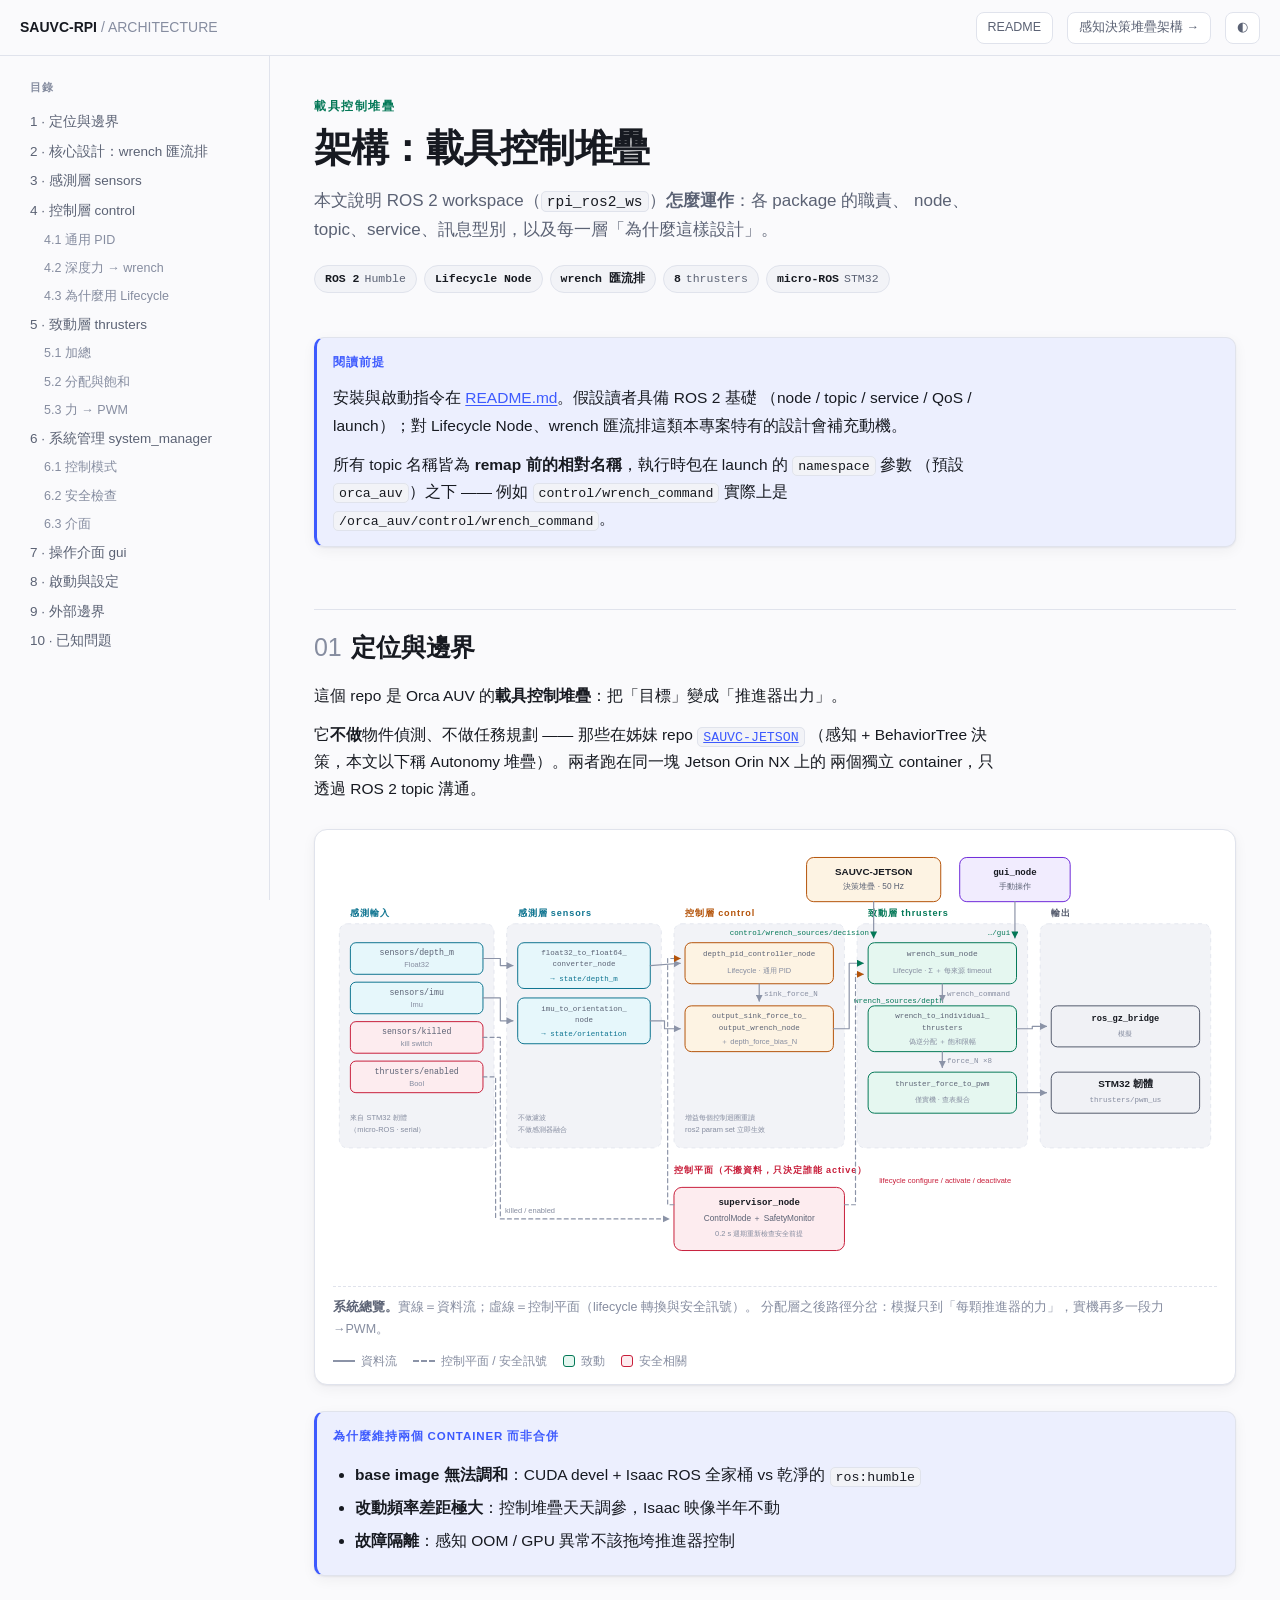
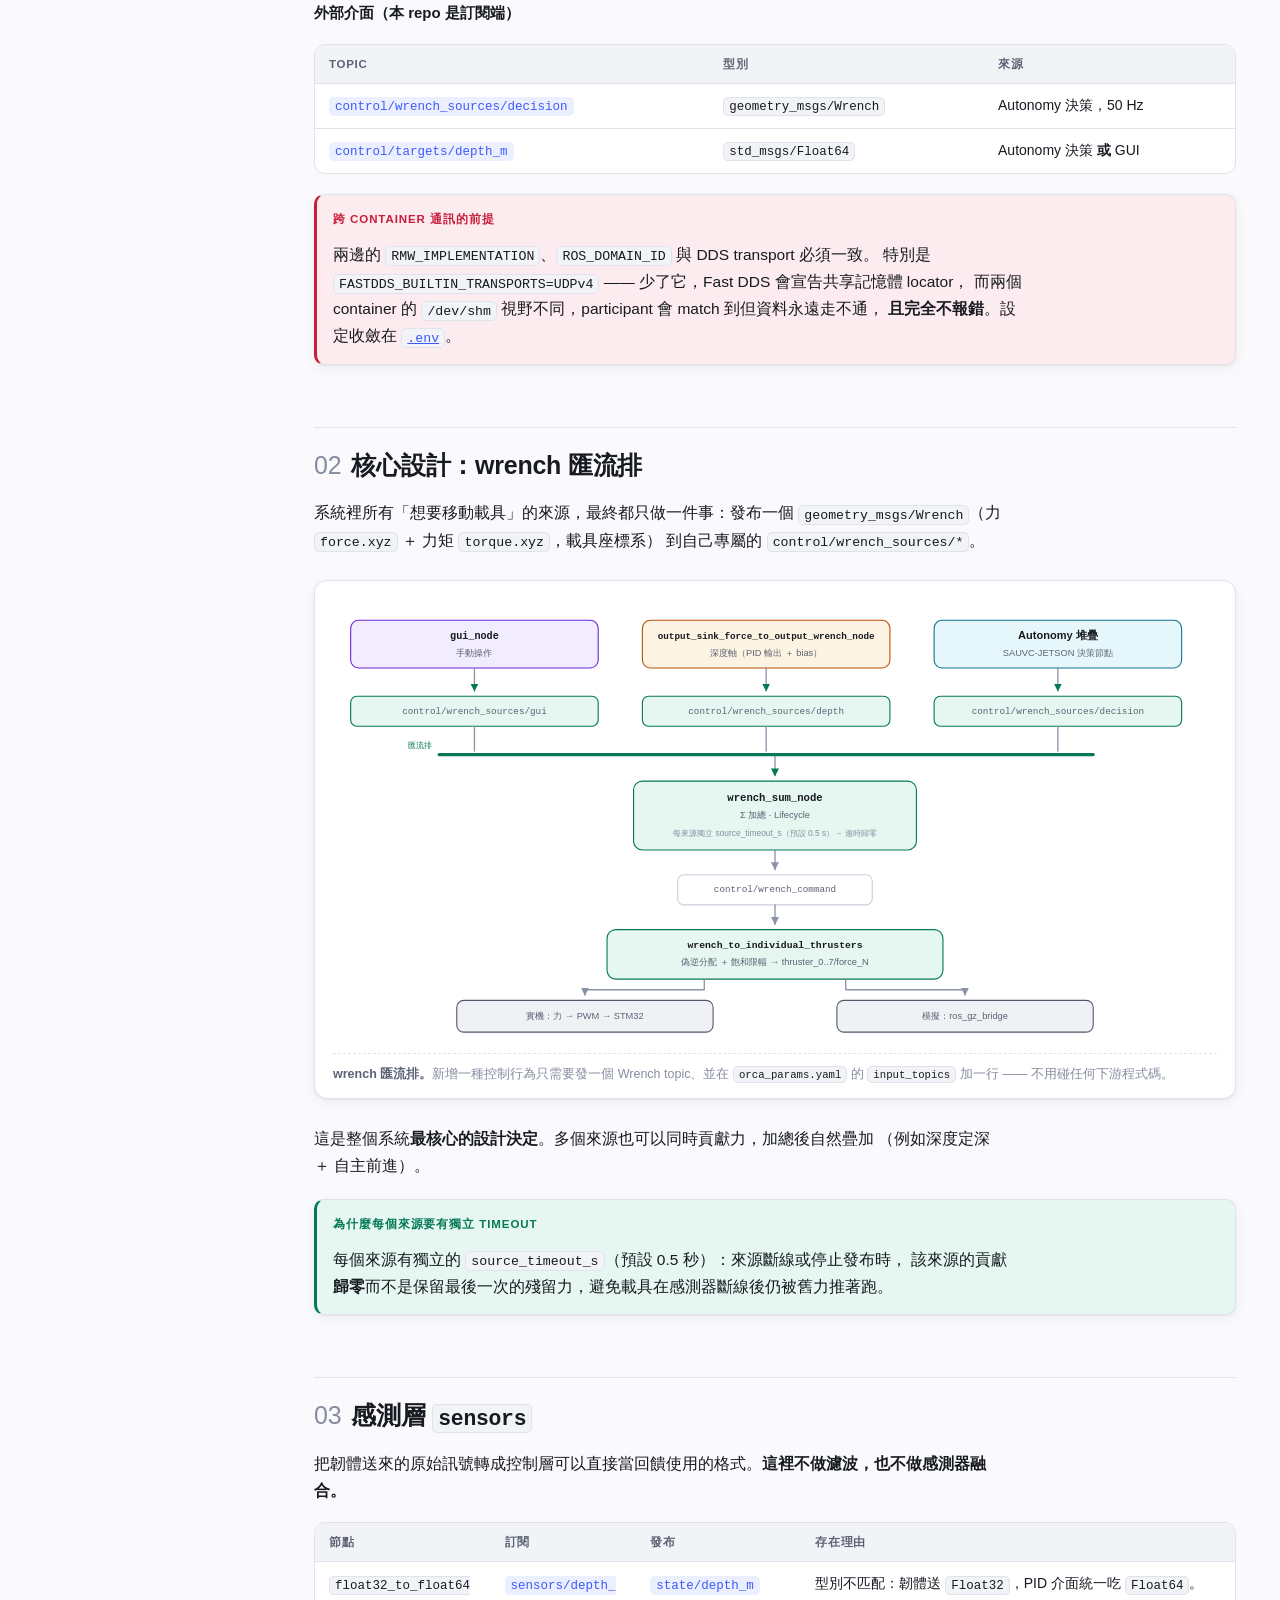
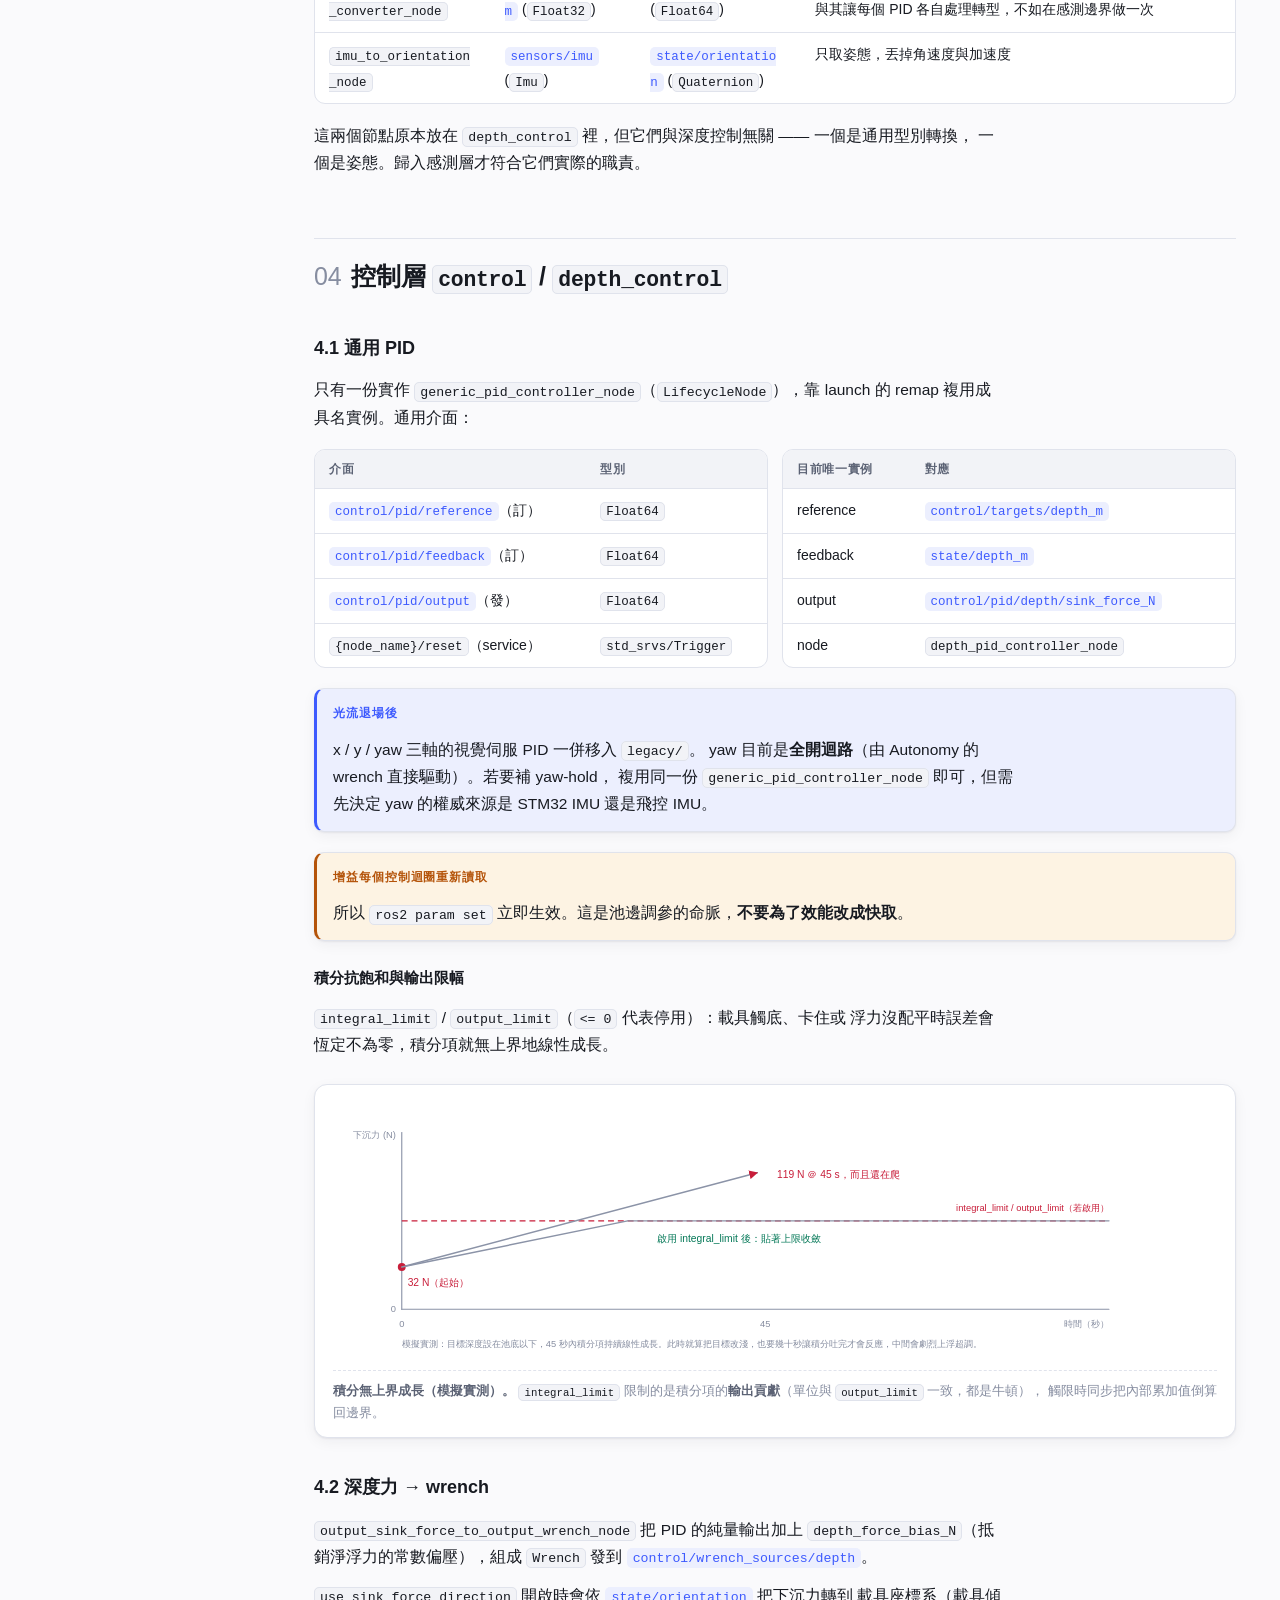
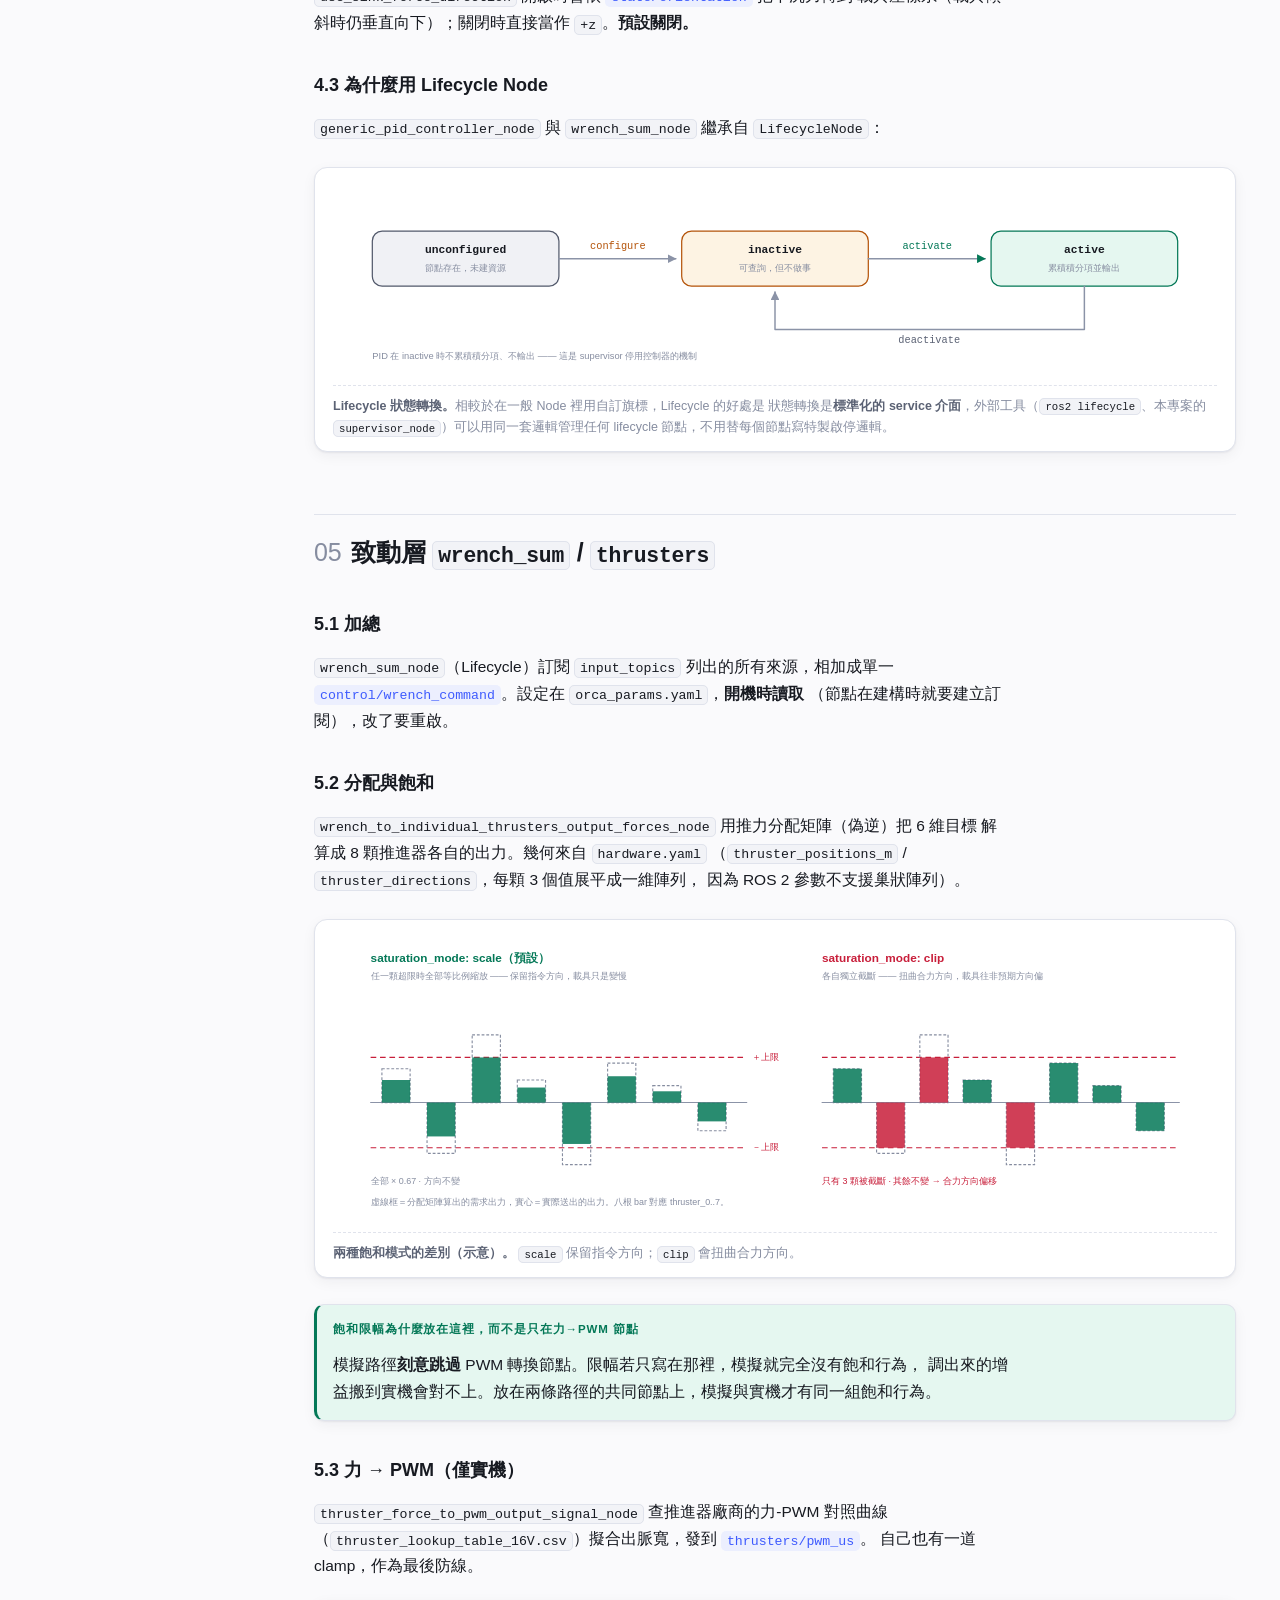
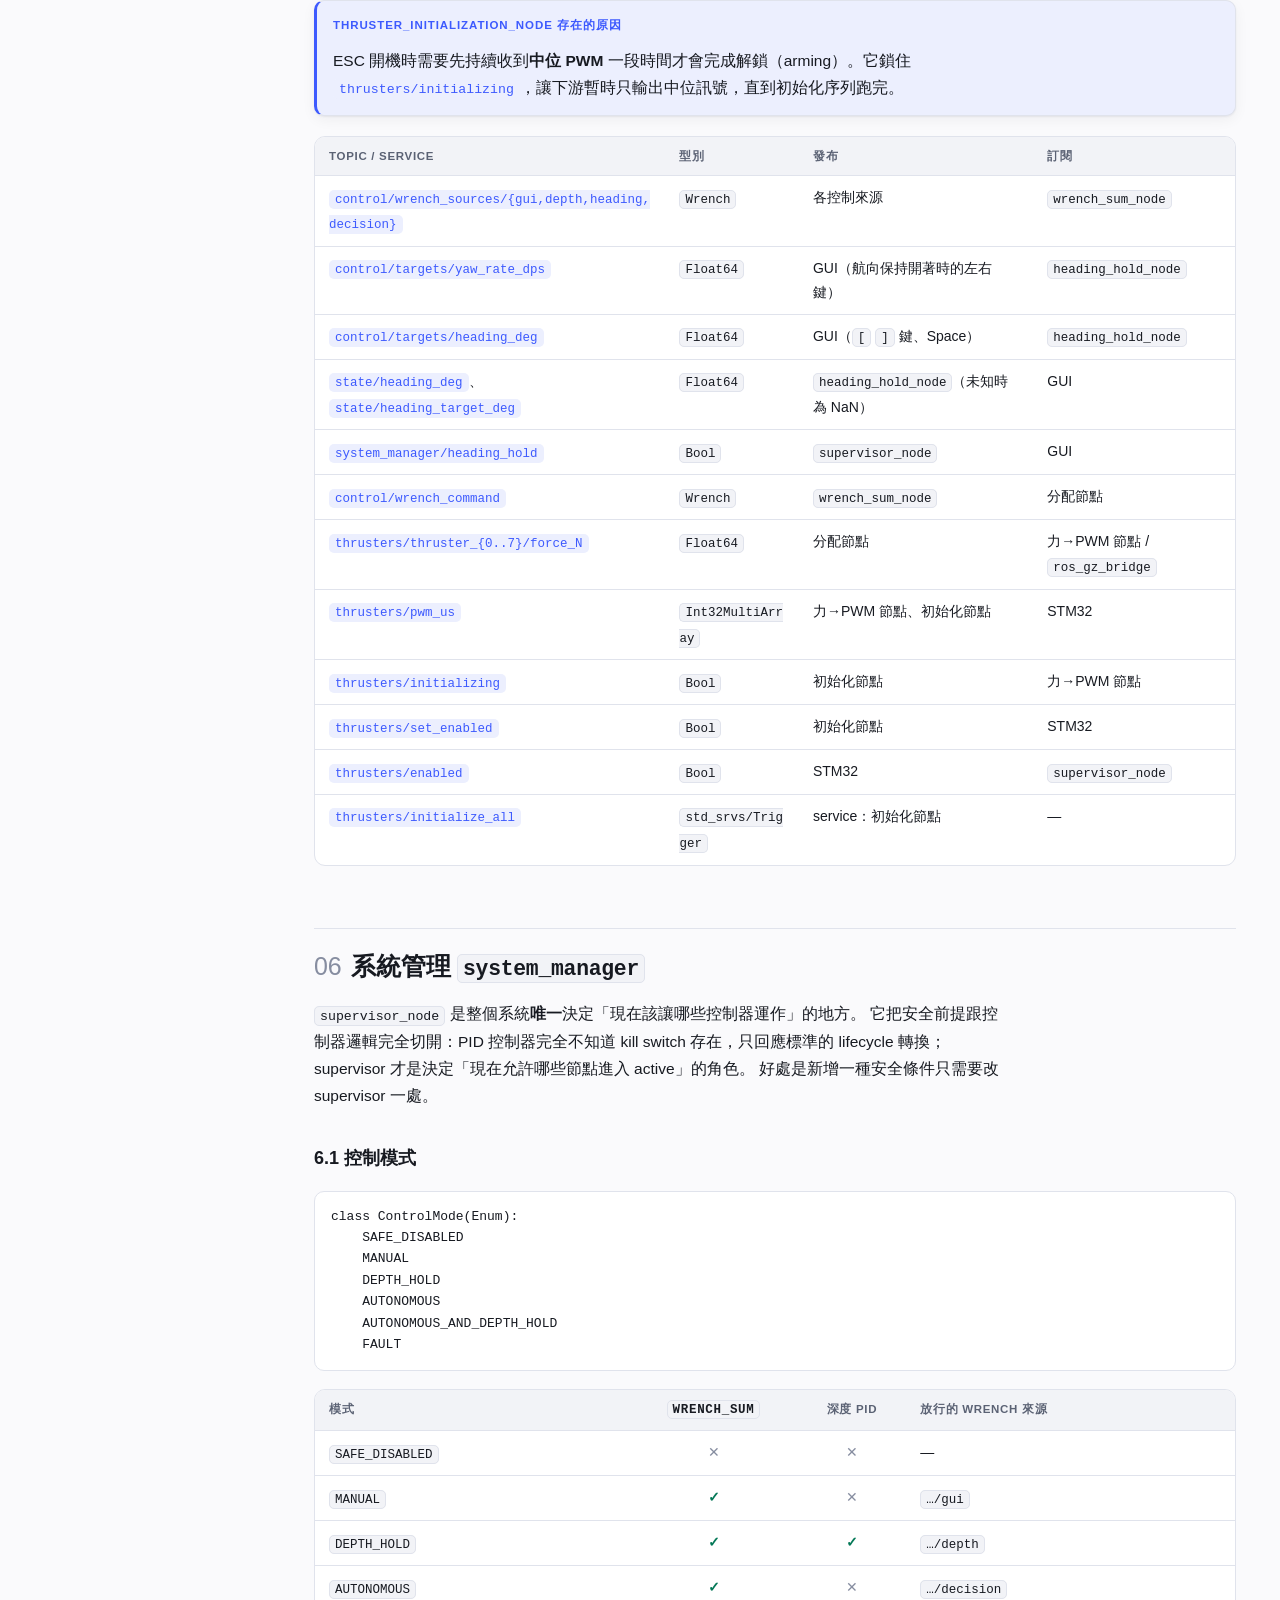
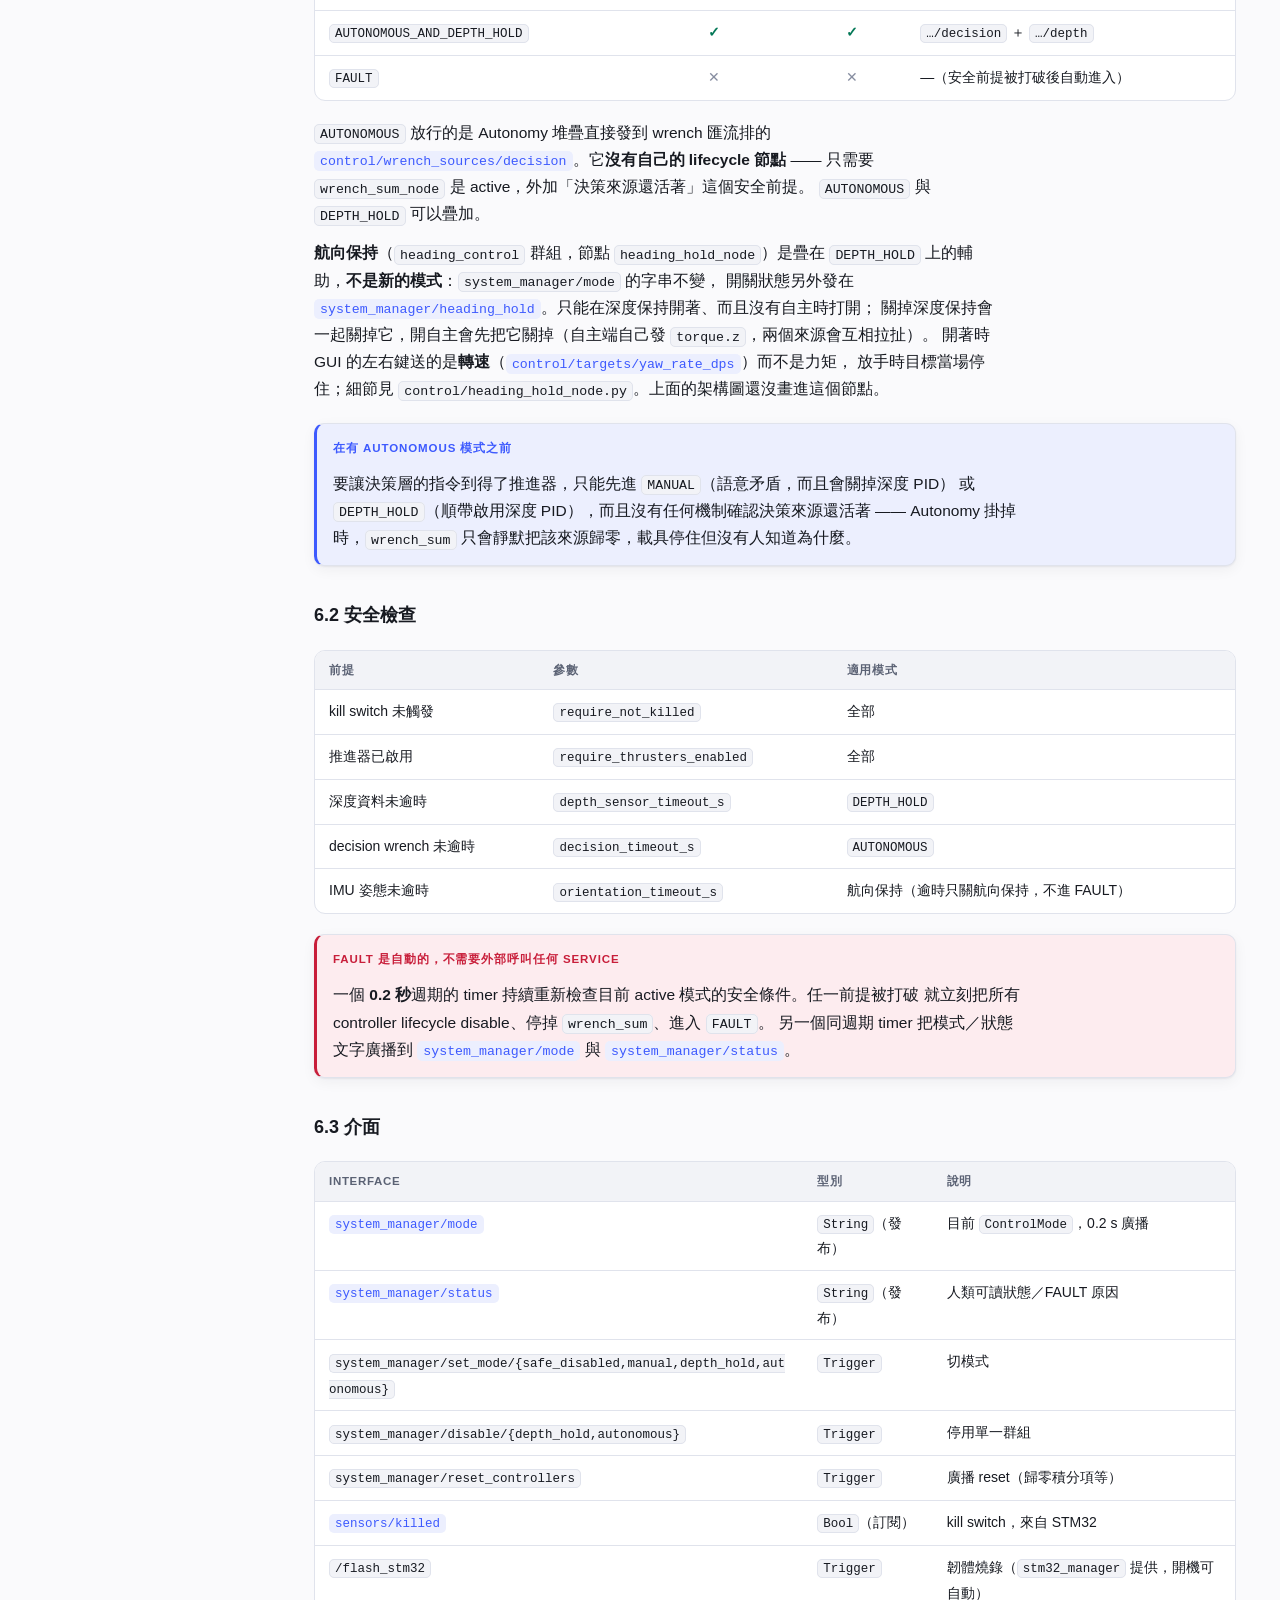
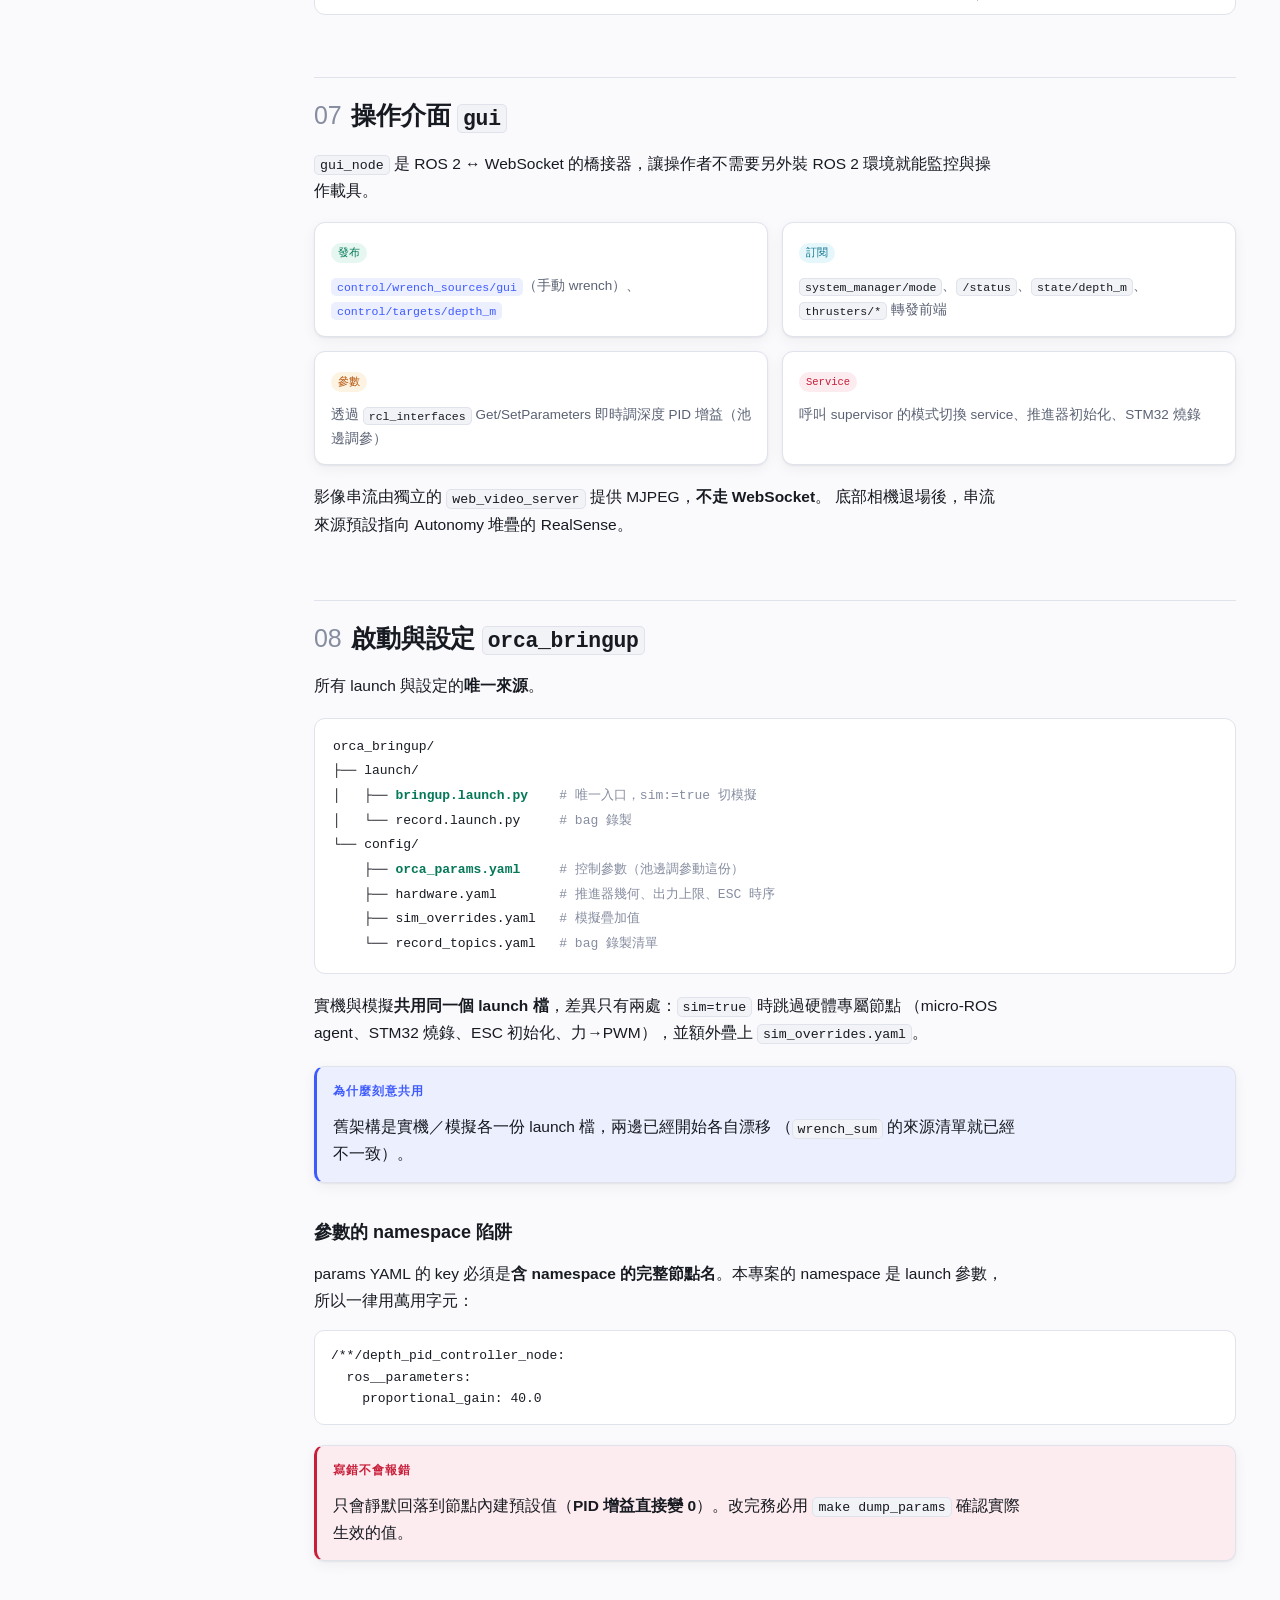
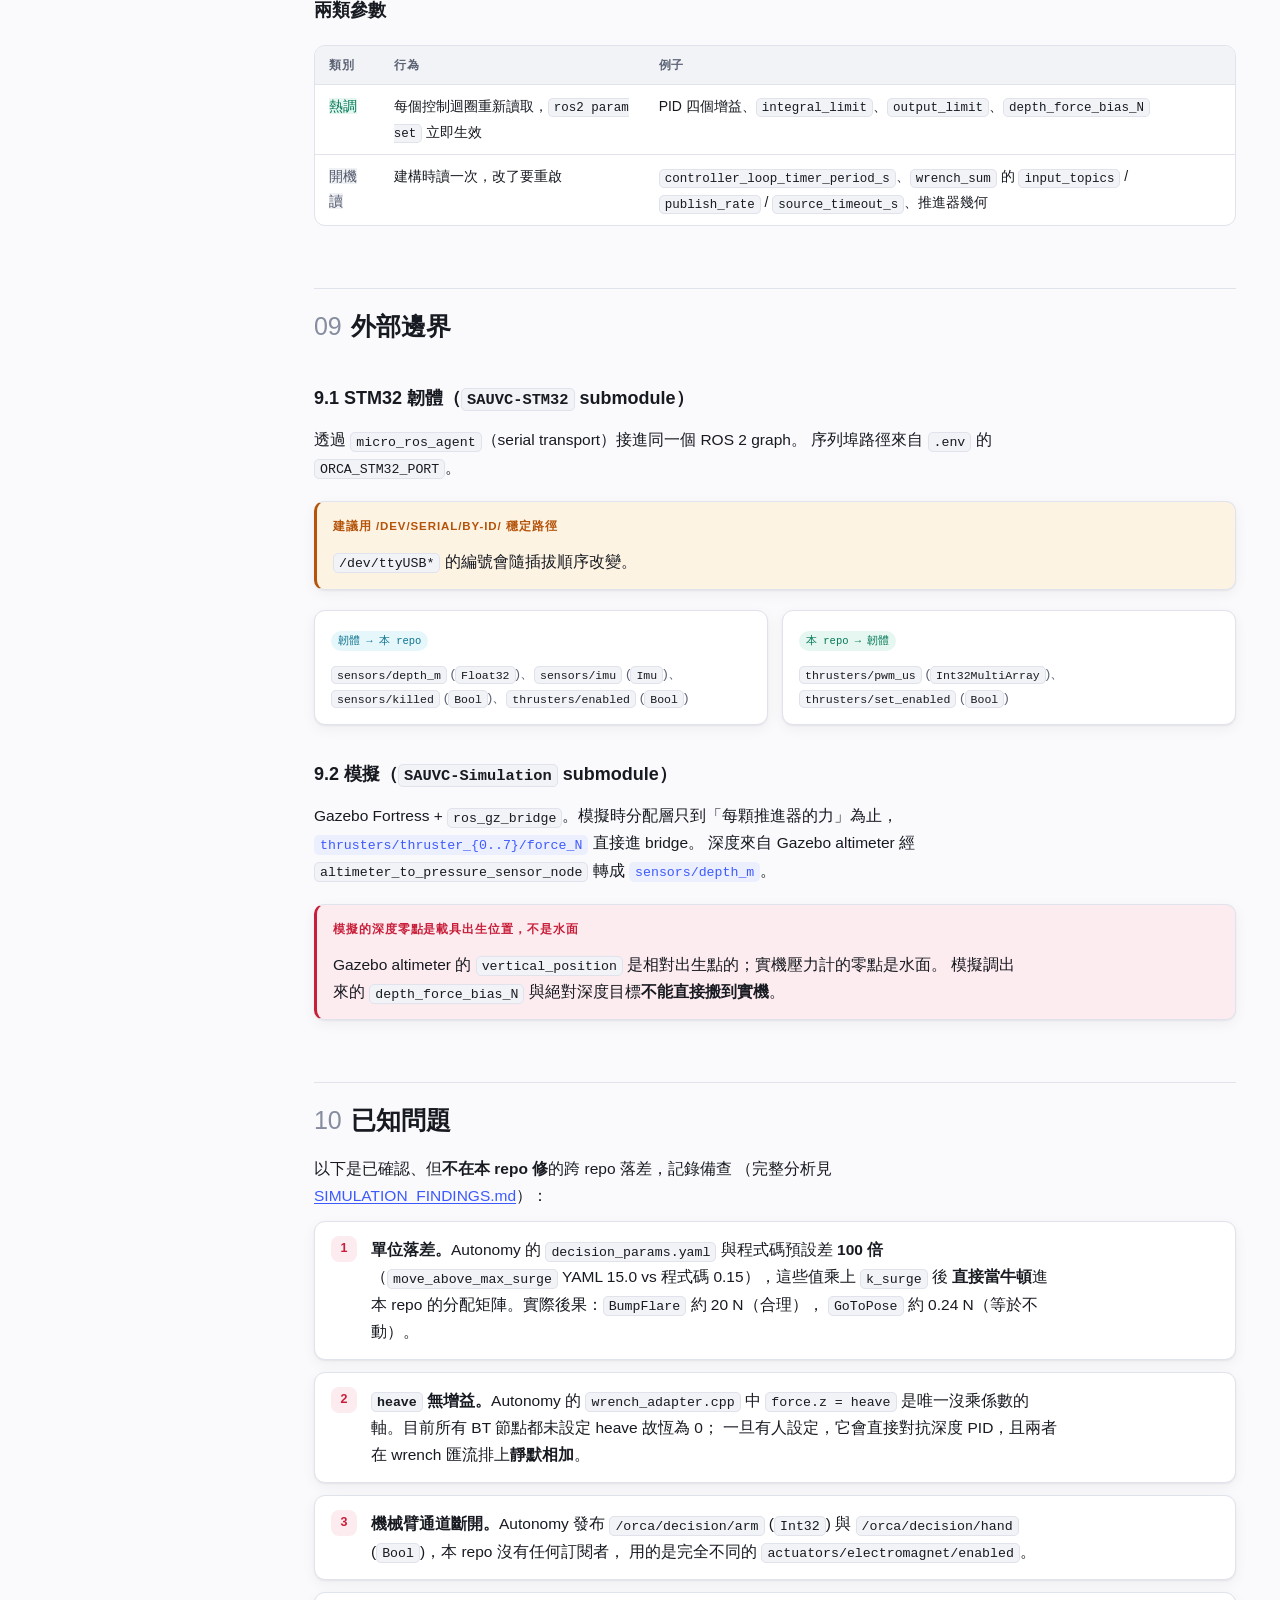
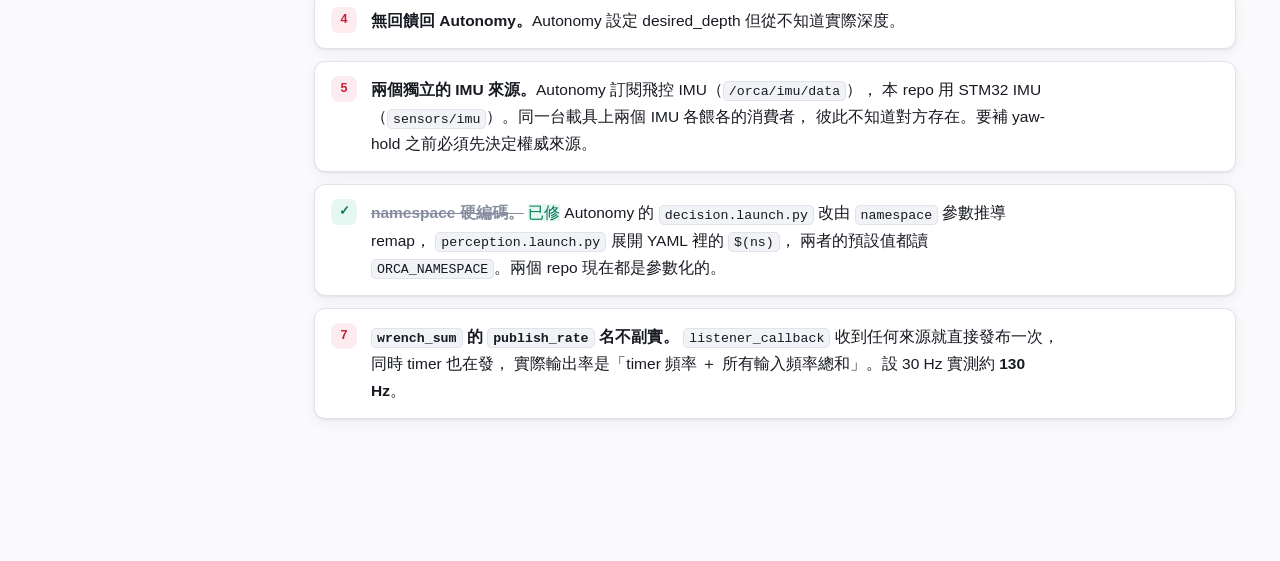
<file: docs/ARCHITECTURE.html>
<!DOCTYPE html>
<html lang="zh-Hant">
<head>
<meta charset="utf-8">
<meta name="viewport" content="width=device-width, initial-scale=1">
<title>架構：載具控制堆疊 · SAUVC-RPI</title>
<style>
/* ─────────────────────────────  design tokens  ───────────────────────────── */
:root{
  color-scheme: light dark;
  --font-sans: -apple-system, BlinkMacSystemFont, "Segoe UI", "Noto Sans TC", "PingFang TC",
               "Microsoft JhengHei", Roboto, Helvetica, Arial, sans-serif;
  --font-mono: ui-monospace, SFMono-Regular, "SF Mono", Menlo, Consolas, "Liberation Mono",
               "Noto Sans Mono CJK TC", monospace;

  --bg:        #fafafc;
  --surface:   #ffffff;
  --surface-2: #f2f3f7;
  --surface-3: #e9ebf1;
  --border:    #e0e3ec;
  --border-2:  #cbd0dd;
  --fg:        #171a21;
  --fg-dim:    #5b6274;
  --fg-faint:  #868da0;
  --accent:    #3d5afe;
  --accent-bg: #eceffe;

  --sense:     #0e7490;  --sense-bg:   #e6f7fb;
  --perceive:  #6d28d9;  --perceive-bg:#f1ecfe;
  --decide:    #b45309;  --decide-bg:  #fdf3e3;
  --control:   #047857;  --control-bg: #e5f7f0;
  --danger:    #c81e3a;  --danger-bg:  #fdecef;
  --neutral:   #52596b;  --neutral-bg: #f0f1f5;

  --edge:      #8b93a7;
  --shadow:    0 1px 2px rgba(16,20,32,.06), 0 4px 14px rgba(16,20,32,.05);
}
@media (prefers-color-scheme: dark){
  :root:not([data-theme="light"]){
    --bg:#0d0f14; --surface:#141821; --surface-2:#1a1f2a; --surface-3:#222835;
    --border:#262d3b; --border-2:#364052; --fg:#e5e8f0; --fg-dim:#98a1b5; --fg-faint:#6d7688;
    --accent:#8098ff; --accent-bg:#1a2140;
    --sense:#38d3ee; --sense-bg:#0d2a33; --perceive:#b39cfb; --perceive-bg:#241c3e;
    --decide:#fbbf3c; --decide-bg:#33270d; --control:#3ddba3; --control-bg:#0c2c22;
    --danger:#ff8095; --danger-bg:#3a1620; --neutral:#9aa3b7; --neutral-bg:#1c212c;
    --edge:#6b748a; --shadow:0 1px 2px rgba(0,0,0,.4), 0 6px 20px rgba(0,0,0,.28);
  }
}
:root[data-theme="dark"]{
  --bg:#0d0f14; --surface:#141821; --surface-2:#1a1f2a; --surface-3:#222835;
  --border:#262d3b; --border-2:#364052; --fg:#e5e8f0; --fg-dim:#98a1b5; --fg-faint:#6d7688;
  --accent:#8098ff; --accent-bg:#1a2140;
  --sense:#38d3ee; --sense-bg:#0d2a33; --perceive:#b39cfb; --perceive-bg:#241c3e;
  --decide:#fbbf3c; --decide-bg:#33270d; --control:#3ddba3; --control-bg:#0c2c22;
  --danger:#ff8095; --danger-bg:#3a1620; --neutral:#9aa3b7; --neutral-bg:#1c212c;
  --edge:#6b748a; --shadow:0 1px 2px rgba(0,0,0,.4), 0 6px 20px rgba(0,0,0,.28);
}

*,*::before,*::after{ box-sizing:border-box; }
html{ scroll-behavior:smooth; scroll-padding-top:80px; }
body{
  margin:0; background:var(--bg); color:var(--fg);
  font-family:var(--font-sans); font-size:15.5px; line-height:1.75;
  -webkit-font-smoothing:antialiased; text-rendering:optimizeLegibility;
}

/* ─────────────────────────────  layout  ───────────────────────────── */
.topbar{
  position:sticky; top:0; z-index:50; display:flex; align-items:center; gap:14px;
  padding:0 20px; height:56px;
  background:color-mix(in srgb, var(--bg) 88%, transparent);
  backdrop-filter:saturate(180%) blur(12px);
  border-bottom:1px solid var(--border);
}
.topbar .brand{ font-weight:700; font-size:14px; }
.topbar .brand span{ color:var(--fg-faint); font-weight:500; }
.topbar .sp{ flex:1; }
.btn{
  display:inline-flex; align-items:center; gap:6px; height:32px; padding:0 11px;
  border:1px solid var(--border); border-radius:8px; background:var(--surface);
  color:var(--fg-dim); font:inherit; font-size:12.5px; cursor:pointer;
  text-decoration:none; white-space:nowrap;
}
.btn:hover{ border-color:var(--border-2); color:var(--fg); }
#navtoggle{ display:none; }

.layout{ display:grid; grid-template-columns:270px minmax(0,1fr); }
.sidebar{
  position:sticky; top:56px; align-self:start; height:calc(100vh - 56px);
  overflow-y:auto; overscroll-behavior:contain;
  padding:22px 12px 60px 20px; border-right:1px solid var(--border);
}
.sidebar .toc-h{
  font-size:11px; font-weight:700; letter-spacing:.1em; text-transform:uppercase;
  color:var(--fg-faint); padding:0 10px; margin:0 0 10px;
}
.sidebar a{
  display:block; padding:5px 10px; border-radius:7px; text-decoration:none;
  color:var(--fg-dim); font-size:13.5px; line-height:1.45;
}
.sidebar a:hover{ background:var(--surface-2); color:var(--fg); }
.sidebar a.sub{ padding-left:24px; font-size:12.5px; color:var(--fg-faint); }
.sidebar a.active{ color:var(--accent); background:var(--accent-bg); font-weight:600; }

main{ min-width:0; padding:40px 44px 120px; max-width:1180px; }

/* ─────────────────────────────  hero  ───────────────────────────── */
.hero{ margin-bottom:44px; }
.hero .kicker{
  font-size:11.5px; font-weight:700; letter-spacing:.14em; text-transform:uppercase;
  color:var(--control); margin-bottom:10px;
}
.hero h1{ font-size:38px; line-height:1.2; margin:0 0 14px; letter-spacing:-.02em; }
.hero .lede{ font-size:17px; color:var(--fg-dim); margin:0 0 20px; max-width:74ch; }
.chips{ display:flex; flex-wrap:wrap; gap:7px; }
.chip{
  display:inline-flex; align-items:center; gap:5px; padding:3px 10px; border-radius:999px;
  background:var(--surface-2); border:1px solid var(--border);
  font-size:11.5px; font-family:var(--font-mono); color:var(--fg-dim);
}
.chip b{ color:var(--fg); font-weight:600; }

/* ─────────────────────────────  typography  ───────────────────────────── */
h2{
  font-size:25px; letter-spacing:-.01em; margin:62px 0 6px; padding-top:16px;
  border-top:1px solid var(--border); scroll-margin-top:76px;
}
h2 .num{ color:var(--fg-faint); font-weight:500; margin-right:10px; font-variant-numeric:tabular-nums; }
h3{ font-size:18px; margin:34px 0 4px; scroll-margin-top:76px; }
h4{ font-size:15px; margin:24px 0 2px; }
p{ margin:12px 0; max-width:80ch; }
a{ color:var(--accent); text-decoration-thickness:1px; text-underline-offset:2px; }
strong{ font-weight:650; }
ul,ol{ max-width:80ch; padding-left:22px; }
li{ margin:6px 0; }

code{
  font-family:var(--font-mono); font-size:.855em; padding:1.5px 5px; border-radius:5px;
  background:var(--surface-2); border:1px solid var(--border); color:var(--fg);
  word-break:break-word;
}
a code{ color:inherit; }
code.t{ cursor:copy; background:var(--accent-bg); border-color:transparent; color:var(--accent); }
code.t:hover{ box-shadow:inset 0 0 0 1px currentColor; }
code.t.copied::after{ content:" ✓"; }
pre{
  background:var(--surface); border:1px solid var(--border); border-radius:10px;
  padding:14px 16px; overflow-x:auto; font-size:13px; line-height:1.65; margin:16px 0;
}
pre code{ background:none; border:0; padding:0; font-size:inherit; }
del{ color:var(--fg-faint); }

/* ─────────────────────────────  tables  ───────────────────────────── */
.tbl-wrap{ overflow-x:auto; margin:18px 0; border:1px solid var(--border); border-radius:11px; background:var(--surface); }
table{ border-collapse:collapse; width:100%; font-size:14px; }
th,td{ text-align:left; padding:9px 14px; border-bottom:1px solid var(--border); vertical-align:top; }
thead th{
  background:var(--surface-2); font-size:11.5px; font-weight:700; letter-spacing:.06em;
  text-transform:uppercase; color:var(--fg-dim); white-space:nowrap;
}
tbody tr:last-child td{ border-bottom:0; }
tbody tr:hover{ background:var(--surface-2); }
td code, th code{ font-size:12.5px; }
table.matrix td, table.matrix th{ text-align:center; }
table.matrix td:first-child, table.matrix th:first-child,
table.matrix td:last-child, table.matrix th:last-child{ text-align:left; }
.yes{ color:var(--control); font-weight:700; }
.no{ color:var(--fg-faint); }

/* ─────────────────────────────  callouts  ───────────────────────────── */
.callout{
  margin:20px 0; padding:14px 18px 14px 16px; border-radius:10px;
  border:1px solid var(--border); border-left:3px solid var(--neutral);
  background:var(--surface); box-shadow:var(--shadow);
}
.callout > :first-child{ margin-top:0; } .callout > :last-child{ margin-bottom:0; }
.callout .ct{
  display:flex; align-items:center; gap:7px; font-size:11.5px; font-weight:700;
  letter-spacing:.08em; text-transform:uppercase; margin-bottom:6px; color:var(--neutral);
}
.callout.danger{ border-left-color:var(--danger); background:var(--danger-bg); }
.callout.danger .ct{ color:var(--danger); }
.callout.warn{ border-left-color:var(--decide); background:var(--decide-bg); }
.callout.warn .ct{ color:var(--decide); }
.callout.note{ border-left-color:var(--accent); background:var(--accent-bg); }
.callout.note .ct{ color:var(--accent); }
.callout.ok{ border-left-color:var(--control); background:var(--control-bg); }
.callout.ok .ct{ color:var(--control); }

/* ─────────────────────────────  cards  ───────────────────────────── */
.grid{ display:grid; gap:14px; margin:18px 0; }
.grid.c2{ grid-template-columns:repeat(auto-fit,minmax(300px,1fr)); }
.grid.c3{ grid-template-columns:repeat(auto-fit,minmax(230px,1fr)); }
.card{
  background:var(--surface); border:1px solid var(--border); border-radius:11px;
  padding:14px 16px; box-shadow:var(--shadow);
}
.card h4{ margin:0 0 4px; font-size:14px; }
.card p{ margin:4px 0 0; font-size:13.5px; color:var(--fg-dim); }
.card .tag{
  display:inline-block; font-family:var(--font-mono); font-size:10.5px; padding:1px 7px;
  border-radius:999px; margin-bottom:7px;
}
.tag.sense{ background:var(--sense-bg); color:var(--sense); }
.tag.perceive{ background:var(--perceive-bg); color:var(--perceive); }
.tag.decide{ background:var(--decide-bg); color:var(--decide); }
.tag.control{ background:var(--control-bg); color:var(--control); }
.tag.danger{ background:var(--danger-bg); color:var(--danger); }
.tag.neutral{ background:var(--neutral-bg); color:var(--neutral); }

/* ─────────────────────────────  figures / svg  ───────────────────────────── */
figure{
  margin:26px 0; padding:18px 18px 12px; background:var(--surface);
  border:1px solid var(--border); border-radius:13px; box-shadow:var(--shadow); overflow-x:auto;
}
figure svg{ display:block; width:100%; height:auto; min-width:620px; font-family:var(--font-sans); }
figcaption{
  margin-top:12px; padding-top:10px; border-top:1px dashed var(--border);
  font-size:12.5px; color:var(--fg-faint);
}
figcaption b{ color:var(--fg-dim); font-weight:650; }
.legend{ display:flex; flex-wrap:wrap; gap:16px; margin-top:10px; font-size:12px; color:var(--fg-faint); }
.legend i{ display:inline-flex; align-items:center; gap:6px; font-style:normal; }
.legend .swatch{ width:22px; height:0; border-top:2px solid var(--edge); }
.legend .swatch.d{ border-top-style:dashed; }
.legend .sq{ width:12px; height:12px; border-radius:3px; border:1px solid var(--border-2); }

svg .band{ fill:var(--surface-2); stroke:var(--border); stroke-dasharray:5 5; }
svg .band-l{ font-size:11.5px; font-weight:700; letter-spacing:.1em; }
svg .box{ fill:var(--surface); stroke:var(--border-2); stroke-width:1.25; }
svg .t1{ font-size:12.5px; font-weight:620; fill:var(--fg); }
svg .t2{ font-size:10.5px; fill:var(--fg-dim); }
svg .t3{ font-size:9.5px; fill:var(--fg-faint); }
svg .mono{ font-family:var(--font-mono); }
svg .edge{ fill:none; stroke:var(--edge); stroke-width:1.5; stroke-linejoin:round; stroke-linecap:round; }
svg .edge.dash{ stroke-dasharray:5 4; }
svg .edge.thin{ stroke-width:1.15; }
svg .bus{ fill:none; stroke:var(--control); stroke-width:3.5; stroke-linecap:round; }
svg .ah{ fill:var(--edge); }
svg .ahc{ fill:var(--control); }  svg .ahd{ fill:var(--decide); }
svg .ahn{ fill:var(--neutral); }

svg .b-sense{ fill:var(--sense-bg); stroke:var(--sense); }
svg .b-perceive{ fill:var(--perceive-bg); stroke:var(--perceive); }
svg .b-decide{ fill:var(--decide-bg); stroke:var(--decide); }
svg .b-control{ fill:var(--control-bg); stroke:var(--control); }
svg .b-danger{ fill:var(--danger-bg); stroke:var(--danger); }
svg .b-neutral{ fill:var(--neutral-bg); stroke:var(--neutral); }
svg .l-sense{ fill:var(--sense); } svg .l-perceive{ fill:var(--perceive); }
svg .l-decide{ fill:var(--decide); } svg .l-control{ fill:var(--control); }
svg .l-danger{ fill:var(--danger); } svg .l-neutral{ fill:var(--neutral); }
svg .bar-req{ fill:none; stroke:var(--fg-faint); stroke-width:1.2; stroke-dasharray:3 2; }
svg .bar-ok{ fill:var(--control); opacity:.85; }
svg .bar-bad{ fill:var(--danger); opacity:.85; }
svg .limit{ stroke:var(--danger); stroke-width:1.2; stroke-dasharray:6 4; fill:none; }

/* ─────────────────────────────  misc  ───────────────────────────── */
.anchor{ opacity:0; margin-left:8px; font-size:.62em; color:var(--fg-faint); text-decoration:none; }
h2:hover .anchor, h3:hover .anchor{ opacity:1; }
.tree{
  font-family:var(--font-mono); font-size:13px; line-height:1.9; background:var(--surface);
  border:1px solid var(--border); border-radius:11px; padding:16px 18px; margin:18px 0; overflow-x:auto;
}
.tree .c{ color:var(--fg-faint); }
.tree .k{ color:var(--control); font-weight:600; }
.issue{
  display:flex; gap:14px; padding:14px 16px; margin:12px 0; background:var(--surface);
  border:1px solid var(--border); border-radius:11px; box-shadow:var(--shadow);
}
.issue .n{
  flex:0 0 26px; height:26px; border-radius:8px; background:var(--danger-bg); color:var(--danger);
  font-size:12.5px; font-weight:700; display:grid; place-items:center;
}
.issue .body{ min-width:0; } .issue .body > :first-child{ margin-top:0; }
.issue .body > :last-child{ margin-bottom:0; }
.issue.fixed .n{ background:var(--control-bg); color:var(--control); }

@media (max-width:1080px){
  .layout{ grid-template-columns:1fr; }
  #navtoggle{ display:inline-flex; }
  .sidebar{
    position:fixed; inset:56px auto 0 0; width:280px; z-index:40; background:var(--bg);
    transform:translateX(-102%); transition:transform .22s ease; box-shadow:var(--shadow);
  }
  .sidebar.open{ transform:none; }
  main{ padding:32px 22px 100px; }
  .hero h1{ font-size:30px; }
}
</style>
</head>
<body>

<svg width="0" height="0" style="position:absolute" aria-hidden="true"><defs>
  <marker id="a" viewBox="0 0 10 10" refX="9.2" refY="5" markerWidth="6" markerHeight="6" orient="auto-start-reverse"><path d="M0,0 L10,5 L0,10 z" class="ah"/></marker>
  <marker id="ac" viewBox="0 0 10 10" refX="9.2" refY="5" markerWidth="6" markerHeight="6" orient="auto-start-reverse"><path d="M0,0 L10,5 L0,10 z" class="ahc"/></marker>
  <marker id="ad" viewBox="0 0 10 10" refX="9.2" refY="5" markerWidth="6" markerHeight="6" orient="auto-start-reverse"><path d="M0,0 L10,5 L0,10 z" class="ahd"/></marker>
  <marker id="an" viewBox="0 0 10 10" refX="9.2" refY="5" markerWidth="6" markerHeight="6" orient="auto-start-reverse"><path d="M0,0 L10,5 L0,10 z" class="ahn"/></marker>
  <marker id="ax" viewBox="0 0 10 10" refX="9.2" refY="5" markerWidth="6" markerHeight="6" orient="auto-start-reverse"><path d="M0,0 L10,5 L0,10 z" fill="var(--danger)"/></marker>
</defs></svg>

<header class="topbar">
  <button class="btn" id="navtoggle" aria-label="目錄">☰</button>
  <div class="brand">SAUVC-RPI <span>/ ARCHITECTURE</span></div>
  <div class="sp"></div>
  <a class="btn" href="../README.md">README</a>
  <a class="btn" href="../../SAUVC-JETSON/ARCHITECTURE.html">感知決策堆疊架構 →</a>
  <button class="btn" id="theme" title="切換主題">◐</button>
</header>

<div class="layout">
<aside class="sidebar" id="sidebar">
  <p class="toc-h">目錄</p>
  <nav id="toc">
    <a href="#s1">1 · 定位與邊界</a>
    <a href="#s2">2 · 核心設計：wrench 匯流排</a>
    <a href="#s3">3 · 感測層 sensors</a>
    <a href="#s4">4 · 控制層 control</a>
    <a href="#s4-1" class="sub">4.1 通用 PID</a>
    <a href="#s4-2" class="sub">4.2 深度力 → wrench</a>
    <a href="#s4-3" class="sub">4.3 為什麼用 Lifecycle</a>
    <a href="#s5">5 · 致動層 thrusters</a>
    <a href="#s5-1" class="sub">5.1 加總</a>
    <a href="#s5-2" class="sub">5.2 分配與飽和</a>
    <a href="#s5-3" class="sub">5.3 力 → PWM</a>
    <a href="#s6">6 · 系統管理 system_manager</a>
    <a href="#s6-1" class="sub">6.1 控制模式</a>
    <a href="#s6-2" class="sub">6.2 安全檢查</a>
    <a href="#s6-3" class="sub">6.3 介面</a>
    <a href="#s7">7 · 操作介面 gui</a>
    <a href="#s8">8 · 啟動與設定</a>
    <a href="#s9">9 · 外部邊界</a>
    <a href="#s10">10 · 已知問題</a>
  </nav>
</aside>

<main>

<div class="hero">
  <div class="kicker">載具控制堆疊</div>
  <h1>架構：載具控制堆疊</h1>
  <p class="lede">
    本文說明 ROS 2 workspace（<code>rpi_ros2_ws</code>）<b>怎麼運作</b>：各 package 的職責、
    node、topic、service、訊息型別，以及每一層「為什麼這樣設計」。
  </p>
  <div class="chips">
    <span class="chip"><b>ROS 2</b> Humble</span>
    <span class="chip"><b>Lifecycle Node</b></span>
    <span class="chip"><b>wrench 匯流排</b></span>
    <span class="chip"><b>8</b> thrusters</span>
    <span class="chip"><b>micro-ROS</b> STM32</span>
  </div>
</div>

<div class="callout note">
  <div class="ct">閱讀前提</div>
  <p>安裝與啟動指令在 <a href="../README.md">README.md</a>。假設讀者具備 ROS 2 基礎
  （node / topic / service / QoS / launch）；對 Lifecycle Node、wrench 匯流排這類本專案特有的設計會補充動機。</p>
  <p>所有 topic 名稱皆為 <b>remap 前的相對名稱</b>，執行時包在 launch 的 <code>namespace</code> 參數
  （預設 <code>orca_auv</code>）之下 —— 例如 <code>control/wrench_command</code> 實際上是
  <code>/orca_auv/control/wrench_command</code>。</p>
</div>

<!-- ══════════════════════════════ 1 ══════════════════════════════ -->
<h2 id="s1"><span class="num">01</span>定位與邊界<a class="anchor" href="#s1">#</a></h2>

<p>這個 repo 是 Orca AUV 的<b>載具控制堆疊</b>：把「目標」變成「推進器出力」。</p>

<p>它<b>不做</b>物件偵測、不做任務規劃 —— 那些在姊妹 repo
<a href="../../SAUVC-JETSON/ARCHITECTURE.html"><code>SAUVC-JETSON</code></a>
（感知 + BehaviorTree 決策，本文以下稱 Autonomy 堆疊）。兩者跑在同一塊 Jetson Orin NX 上的
兩個獨立 container，只透過 ROS 2 topic 溝通。</p>

<figure>
<svg viewBox="0 0 1120 540" role="img" aria-label="控制堆疊系統總覽">
  <!-- external wrench sources (top) -->
  <rect class="box b-decide" x="600" y="12" width="170" height="56" rx="9"/>
  <text class="t1" x="685" y="34" text-anchor="middle">SAUVC-JETSON</text>
  <text class="t2" x="685" y="52" text-anchor="middle">決策堆疊 · 50 Hz</text>
  <rect class="box b-perceive" x="794" y="12" width="140" height="56" rx="9"/>
  <text class="t1 mono" x="864" y="34" text-anchor="middle" style="font-size:11.5px">gui_node</text>
  <text class="t2" x="864" y="52" text-anchor="middle">手動操作</text>

  <!-- bands -->
  <rect class="band" x="8"   y="96" width="196" height="284" rx="10"/>
  <rect class="band" x="220" y="96" width="196" height="284" rx="10"/>
  <rect class="band" x="432" y="96" width="216" height="284" rx="10"/>
  <rect class="band" x="664" y="96" width="216" height="284" rx="10"/>
  <rect class="band" x="896" y="96" width="216" height="284" rx="10"/>
  <text class="band-l l-sense"   x="22"  y="86">感測輸入</text>
  <text class="band-l l-sense"   x="234" y="86">感測層 sensors</text>
  <text class="band-l l-decide"  x="446" y="86">控制層 control</text>
  <text class="band-l l-control" x="678" y="86">致動層 thrusters</text>
  <text class="band-l l-neutral" x="910" y="86">輸出</text>

  <!-- band A -->
  <rect class="box b-sense" x="22" y="120" width="168" height="40" rx="7"/>
  <text class="t2 mono" x="106" y="136" text-anchor="middle">sensors/depth_m</text>
  <text class="t3" x="106" y="151" text-anchor="middle">Float32</text>
  <rect class="box b-sense" x="22" y="170" width="168" height="40" rx="7"/>
  <text class="t2 mono" x="106" y="186" text-anchor="middle">sensors/imu</text>
  <text class="t3" x="106" y="201" text-anchor="middle">Imu</text>
  <rect class="box b-danger" x="22" y="220" width="168" height="40" rx="7"/>
  <text class="t2 mono" x="106" y="236" text-anchor="middle">sensors/killed</text>
  <text class="t3" x="106" y="251" text-anchor="middle">kill switch</text>
  <rect class="box b-danger" x="22" y="270" width="168" height="40" rx="7"/>
  <text class="t2 mono" x="106" y="286" text-anchor="middle">thrusters/enabled</text>
  <text class="t3" x="106" y="301" text-anchor="middle">Bool</text>
  <text class="t3" x="22" y="345">來自 STM32 韌體</text>
  <text class="t3" x="22" y="360">（micro-ROS · serial）</text>

  <!-- band B -->
  <rect class="box b-sense" x="234" y="120" width="168" height="58" rx="8"/>
  <text class="t2 mono" x="318" y="136" text-anchor="middle" style="font-size:9.5px">float32_to_float64_</text>
  <text class="t2 mono" x="318" y="150" text-anchor="middle" style="font-size:9.5px">converter_node</text>
  <text class="t3 mono l-sense" x="318" y="168" text-anchor="middle">→ state/depth_m</text>
  <rect class="box b-sense" x="234" y="190" width="168" height="58" rx="8"/>
  <text class="t2 mono" x="318" y="206" text-anchor="middle" style="font-size:9.5px">imu_to_orientation_</text>
  <text class="t2 mono" x="318" y="220" text-anchor="middle" style="font-size:9.5px">node</text>
  <text class="t3 mono l-sense" x="318" y="238" text-anchor="middle">→ state/orientation</text>
  <text class="t3" x="234" y="345">不做濾波</text>
  <text class="t3" x="234" y="360">不做感測器融合</text>

  <!-- band C -->
  <rect class="box b-decide" x="446" y="120" width="188" height="52" rx="8"/>
  <text class="t2 mono" x="540" y="137" text-anchor="middle" style="font-size:9.5px">depth_pid_controller_node</text>
  <text class="t3" x="540" y="158" text-anchor="middle">Lifecycle · 通用 PID</text>
  <rect class="box b-decide" x="446" y="200" width="188" height="58" rx="8"/>
  <text class="t2 mono" x="540" y="216" text-anchor="middle" style="font-size:9.5px">output_sink_force_to_</text>
  <text class="t2 mono" x="540" y="230" text-anchor="middle" style="font-size:9.5px">output_wrench_node</text>
  <text class="t3" x="540" y="248" text-anchor="middle">＋ depth_force_bias_N</text>
  <text class="t3" x="446" y="345">增益每個控制迴圈重讀</text>
  <text class="t3" x="446" y="360">ros2 param set 立即生效</text>

  <!-- band D -->
  <rect class="box b-control" x="678" y="120" width="188" height="52" rx="8"/>
  <text class="t2 mono" x="772" y="137" text-anchor="middle" style="font-size:10px">wrench_sum_node</text>
  <text class="t3" x="772" y="158" text-anchor="middle">Lifecycle · Σ ＋ 每來源 timeout</text>
  <rect class="box b-control" x="678" y="200" width="188" height="58" rx="8"/>
  <text class="t2 mono" x="772" y="216" text-anchor="middle" style="font-size:9.5px">wrench_to_individual_</text>
  <text class="t2 mono" x="772" y="230" text-anchor="middle" style="font-size:9.5px">thrusters</text>
  <text class="t3" x="772" y="248" text-anchor="middle">偽逆分配 ＋ 飽和限幅</text>
  <rect class="box b-control" x="678" y="284" width="188" height="52" rx="8"/>
  <text class="t2 mono" x="772" y="301" text-anchor="middle" style="font-size:9.5px">thruster_force_to_pwm</text>
  <text class="t3" x="772" y="322" text-anchor="middle">僅實機 · 查表擬合</text>

  <!-- band E -->
  <rect class="box b-neutral" x="910" y="200" width="188" height="52" rx="8"/>
  <text class="t1 mono" x="1004" y="219" text-anchor="middle" style="font-size:11px">ros_gz_bridge</text>
  <text class="t3" x="1004" y="238" text-anchor="middle">模擬</text>
  <rect class="box b-neutral" x="910" y="284" width="188" height="52" rx="8"/>
  <text class="t1" x="1004" y="303" text-anchor="middle">STM32 韌體</text>
  <text class="t3 mono" x="1004" y="322" text-anchor="middle">thrusters/pwm_us</text>

  <!-- data edges -->
  <path class="edge" d="M190,140 L212,140 L212,149 L228,149" marker-end="url(#a)"/>
  <path class="edge" d="M190,190 L212,190 L212,219 L228,219" marker-end="url(#a)"/>
  <path class="edge" d="M402,149 L440,146" marker-end="url(#a)"/>
  <path class="edge" d="M402,219 L420,219 L420,229 L440,229" marker-end="url(#a)"/>
  <path class="edge" d="M540,172 L540,194" marker-end="url(#a)"/>
  <text class="t3 mono" x="546" y="188">sink_force_N</text>
  <path class="edge" d="M634,229 L654,229 L654,146 L672,146" marker-end="url(#ac)"/>
  <text class="t3 mono l-control" x="660" y="196">wrench_sources/depth</text>
  <path class="edge" d="M772,172 L772,194" marker-end="url(#a)"/>
  <text class="t3 mono" x="778" y="188">wrench_command</text>
  <path class="edge" d="M772,258 L772,278" marker-end="url(#a)"/>
  <text class="t3 mono" x="778" y="272">force_N ×8</text>
  <path class="edge" d="M866,229 L886,229 L886,226 L904,226" marker-end="url(#a)"/>
  <path class="edge" d="M866,310 L904,310" marker-end="url(#a)"/>

  <!-- external sources into the bus -->
  <path class="edge" d="M685,68 L685,114" marker-end="url(#ac)"/>
  <text class="t3 mono l-control" x="679" y="110" text-anchor="end">control/wrench_sources/decision</text>
  <path class="edge" d="M864,68 L864,114" marker-end="url(#ac)"/>
  <text class="t3 mono l-control" x="858" y="110" text-anchor="end">…/gui</text>

  <!-- control plane -->
  <rect class="box b-danger" x="432" y="430" width="216" height="80" rx="10"/>
  <text class="t1 mono" x="540" y="452" text-anchor="middle" style="font-size:11.5px">supervisor_node</text>
  <text class="t2" x="540" y="472" text-anchor="middle">ControlMode ＋ SafetyMonitor</text>
  <text class="t3" x="540" y="492" text-anchor="middle">0.2 s 週期重新檢查安全前提</text>
  <text class="band-l l-danger" x="432" y="412">控制平面（不搬資料，只決定誰能 active）</text>

  <path class="edge dash" d="M190,240 L212,240 L212,470 L426,470" marker-end="url(#a)"/>
  <path class="edge dash" d="M190,290 L206,290 L206,470"/>
  <text class="t3" x="218" y="462">killed / enabled</text>
  <path class="edge dash" d="M432,452 L424,452 L424,140 L440,140" marker-end="url(#ad)"/>
  <path class="edge dash" d="M648,452 L662,452 L662,160 L672,160" marker-end="url(#ad)"/>
  <text class="t3 l-danger" x="692" y="424">lifecycle configure / activate / deactivate</text>
</svg>
<figcaption><b>系統總覽。</b>實線＝資料流；虛線＝控制平面（lifecycle 轉換與安全訊號）。
分配層之後路徑分岔：模擬只到「每顆推進器的力」，實機再多一段力→PWM。</figcaption>
<div class="legend">
  <i><span class="swatch"></span>資料流</i>
  <i><span class="swatch d"></span>控制平面 / 安全訊號</i>
  <i><span class="sq" style="background:var(--control-bg);border-color:var(--control)"></span>致動</i>
  <i><span class="sq" style="background:var(--danger-bg);border-color:var(--danger)"></span>安全相關</i>
</div>
</figure>

<div class="callout note">
  <div class="ct">為什麼維持兩個 container 而非合併</div>
  <ul>
    <li><b>base image 無法調和</b>：CUDA devel + Isaac ROS 全家桶 vs 乾淨的 <code>ros:humble</code></li>
    <li><b>改動頻率差距極大</b>：控制堆疊天天調參，Isaac 映像半年不動</li>
    <li><b>故障隔離</b>：感知 OOM / GPU 異常不該拖垮推進器控制</li>
  </ul>
</div>

<h4>外部介面（本 repo 是訂閱端）</h4>
<div class="tbl-wrap">
<table>
<thead><tr><th>Topic</th><th>型別</th><th>來源</th></tr></thead>
<tbody>
<tr><td><code class="t">control/wrench_sources/decision</code></td><td><code>geometry_msgs/Wrench</code></td><td>Autonomy 決策，50 Hz</td></tr>
<tr><td><code class="t">control/targets/depth_m</code></td><td><code>std_msgs/Float64</code></td><td>Autonomy 決策 <b>或</b> GUI</td></tr>
</tbody>
</table>
</div>

<div class="callout danger">
  <div class="ct">跨 container 通訊的前提</div>
  <p>兩邊的 <code>RMW_IMPLEMENTATION</code>、<code>ROS_DOMAIN_ID</code> 與 DDS transport 必須一致。
  特別是 <code>FASTDDS_BUILTIN_TRANSPORTS=UDPv4</code> —— 少了它，Fast DDS 會宣告共享記憶體 locator，
  而兩個 container 的 <code>/dev/shm</code> 視野不同，participant 會 match 到但資料永遠走不通，
  <b>且完全不報錯</b>。設定收斂在 <a href="../../.env"><code>.env</code></a>。</p>
</div>

<!-- ══════════════════════════════ 2 ══════════════════════════════ -->
<h2 id="s2"><span class="num">02</span>核心設計：wrench 匯流排<a class="anchor" href="#s2">#</a></h2>

<p>系統裡所有「想要移動載具」的來源，最終都只做一件事：發布一個
<code>geometry_msgs/Wrench</code>（力 <code>force.xyz</code> ＋ 力矩 <code>torque.xyz</code>，載具座標系）
到自己專屬的 <code>control/wrench_sources/*</code>。</p>

<figure>
<svg viewBox="0 0 1000 500" role="img" aria-label="wrench 匯流排">
  <rect class="box b-perceive" x="20"  y="24" width="280" height="54" rx="9"/>
  <text class="t1 mono" x="160" y="45" text-anchor="middle" style="font-size:11.5px">gui_node</text>
  <text class="t2" x="160" y="64" text-anchor="middle">手動操作</text>
  <rect class="box b-decide" x="350" y="24" width="280" height="54" rx="9"/>
  <text class="t1 mono" x="490" y="45" text-anchor="middle" style="font-size:10.5px">output_sink_force_to_output_wrench_node</text>
  <text class="t2" x="490" y="64" text-anchor="middle">深度軸（PID 輸出 ＋ bias）</text>
  <rect class="box b-sense" x="680" y="24" width="280" height="54" rx="9"/>
  <text class="t1" x="820" y="45" text-anchor="middle">Autonomy 堆疊</text>
  <text class="t2" x="820" y="64" text-anchor="middle">SAUVC-JETSON 決策節點</text>

  <rect class="box b-control" x="20"  y="110" width="280" height="34" rx="7"/>
  <text class="t2 mono" x="160" y="127" text-anchor="middle" dominant-baseline="middle">control/wrench_sources/gui</text>
  <rect class="box b-control" x="350" y="110" width="280" height="34" rx="7"/>
  <text class="t2 mono" x="490" y="127" text-anchor="middle" dominant-baseline="middle">control/wrench_sources/depth</text>
  <rect class="box b-control" x="680" y="110" width="280" height="34" rx="7"/>
  <text class="t2 mono" x="820" y="127" text-anchor="middle" dominant-baseline="middle">control/wrench_sources/decision</text>

  <path class="edge" d="M160,78 L160,104" marker-end="url(#ac)"/>
  <path class="edge" d="M490,78 L490,104" marker-end="url(#ac)"/>
  <path class="edge" d="M820,78 L820,104" marker-end="url(#ac)"/>

  <path class="bus" d="M120,176 L860,176"/>
  <path class="edge" d="M160,144 L160,172"/>
  <path class="edge" d="M490,144 L490,172"/>
  <path class="edge" d="M820,144 L820,172"/>
  <text class="t3 l-control" x="112" y="168" text-anchor="end">匯流排</text>

  <rect class="box b-control" x="340" y="206" width="320" height="78" rx="10"/>
  <text class="t1 mono" x="500" y="228" text-anchor="middle" style="font-size:12px">wrench_sum_node</text>
  <text class="t2" x="500" y="248" text-anchor="middle">Σ 加總 · Lifecycle</text>
  <text class="t3" x="500" y="268" text-anchor="middle">每來源獨立 source_timeout_s（預設 0.5 s）→ 逾時歸零</text>
  <path class="edge" d="M500,178 L500,200" marker-end="url(#ac)"/>

  <rect class="box" x="390" y="312" width="220" height="34" rx="7"/>
  <text class="t2 mono" x="500" y="329" text-anchor="middle" dominant-baseline="middle">control/wrench_command</text>
  <path class="edge" d="M500,284 L500,306" marker-end="url(#a)"/>

  <rect class="box b-control" x="310" y="374" width="380" height="56" rx="10"/>
  <text class="t1 mono" x="500" y="395" text-anchor="middle" style="font-size:11px">wrench_to_individual_thrusters</text>
  <text class="t2" x="500" y="414" text-anchor="middle">偽逆分配 ＋ 飽和限幅 → thruster_0..7/force_N</text>
  <path class="edge" d="M500,346 L500,368" marker-end="url(#a)"/>

  <rect class="box b-neutral" x="140" y="454" width="290" height="36" rx="8"/>
  <text class="t2" x="285" y="472" text-anchor="middle" dominant-baseline="middle">實機：力 → PWM → STM32</text>
  <rect class="box b-neutral" x="570" y="454" width="290" height="36" rx="8"/>
  <text class="t2" x="715" y="472" text-anchor="middle" dominant-baseline="middle">模擬：ros_gz_bridge</text>
  <path class="edge" d="M420,430 L420,442 L285,442 L285,448" marker-end="url(#a)"/>
  <path class="edge" d="M580,430 L580,442 L715,442 L715,448" marker-end="url(#a)"/>
</svg>
<figcaption><b>wrench 匯流排。</b>新增一種控制行為只需要發一個 Wrench topic、並在
<code>orca_params.yaml</code> 的 <code>input_topics</code> 加一行 —— 不用碰任何下游程式碼。</figcaption>
</figure>

<p>這是整個系統<b>最核心的設計決定</b>。多個來源也可以同時貢獻力，加總後自然疊加
（例如深度定深 ＋ 自主前進）。</p>

<div class="callout ok">
  <div class="ct">為什麼每個來源要有獨立 timeout</div>
  <p>每個來源有獨立的 <code>source_timeout_s</code>（預設 0.5 秒）：來源斷線或停止發布時，
  該來源的貢獻<b>歸零</b>而不是保留最後一次的殘留力，避免載具在感測器斷線後仍被舊力推著跑。</p>
</div>

<!-- ══════════════════════════════ 3 ══════════════════════════════ -->
<h2 id="s3"><span class="num">03</span>感測層 <code>sensors</code><a class="anchor" href="#s3">#</a></h2>

<p>把韌體送來的原始訊號轉成控制層可以直接當回饋使用的格式。<b>這裡不做濾波，也不做感測器融合。</b></p>

<div class="tbl-wrap">
<table>
<thead><tr><th>節點</th><th>訂閱</th><th>發布</th><th>存在理由</th></tr></thead>
<tbody>
<tr><td><code>float32_to_float64_converter_node</code></td>
    <td><code class="t">sensors/depth_m</code> (<code>Float32</code>)</td>
    <td><code class="t">state/depth_m</code> (<code>Float64</code>)</td>
    <td>型別不匹配：韌體送 <code>Float32</code>，PID 介面統一吃 <code>Float64</code>。
        與其讓每個 PID 各自處理轉型，不如在感測邊界做一次</td></tr>
<tr><td><code>imu_to_orientation_node</code></td>
    <td><code class="t">sensors/imu</code> (<code>Imu</code>)</td>
    <td><code class="t">state/orientation</code> (<code>Quaternion</code>)</td>
    <td>只取姿態，丟掉角速度與加速度</td></tr>
</tbody>
</table>
</div>

<p>這兩個節點原本放在 <code>depth_control</code> 裡，但它們與深度控制無關 —— 一個是通用型別轉換，
一個是姿態。歸入感測層才符合它們實際的職責。</p>

<!-- ══════════════════════════════ 4 ══════════════════════════════ -->
<h2 id="s4"><span class="num">04</span>控制層 <code>control</code> / <code>depth_control</code><a class="anchor" href="#s4">#</a></h2>

<h3 id="s4-1">4.1 通用 PID<a class="anchor" href="#s4-1">#</a></h3>

<p>只有一份實作 <code>generic_pid_controller_node</code>（<code>LifecycleNode</code>），靠 launch 的 remap
複用成具名實例。通用介面：</p>

<div class="grid c2">
<div class="tbl-wrap" style="margin:0">
<table>
<thead><tr><th>介面</th><th>型別</th></tr></thead>
<tbody>
<tr><td><code class="t">control/pid/reference</code>（訂）</td><td><code>Float64</code></td></tr>
<tr><td><code class="t">control/pid/feedback</code>（訂）</td><td><code>Float64</code></td></tr>
<tr><td><code class="t">control/pid/output</code>（發）</td><td><code>Float64</code></td></tr>
<tr><td><code>{node_name}/reset</code>（service）</td><td><code>std_srvs/Trigger</code></td></tr>
</tbody>
</table>
</div>
<div class="tbl-wrap" style="margin:0">
<table>
<thead><tr><th>目前唯一實例</th><th>對應</th></tr></thead>
<tbody>
<tr><td>reference</td><td><code class="t">control/targets/depth_m</code></td></tr>
<tr><td>feedback</td><td><code class="t">state/depth_m</code></td></tr>
<tr><td>output</td><td><code class="t">control/pid/depth/sink_force_N</code></td></tr>
<tr><td>node</td><td><code>depth_pid_controller_node</code></td></tr>
</tbody>
</table>
</div>
</div>

<div class="callout note">
  <div class="ct">光流退場後</div>
  <p>x / y / yaw 三軸的視覺伺服 PID 一併移入 <code>legacy/</code>。
  yaw 目前是<b>全開迴路</b>（由 Autonomy 的 wrench 直接驅動）。若要補 yaw-hold，
  複用同一份 <code>generic_pid_controller_node</code> 即可，但需先決定 yaw 的權威來源是
  STM32 IMU 還是飛控 IMU。</p>
</div>

<div class="callout warn">
  <div class="ct">增益每個控制迴圈重新讀取</div>
  <p>所以 <code>ros2 param set</code> 立即生效。這是池邊調參的命脈，<b>不要為了效能改成快取</b>。</p>
</div>

<h4>積分抗飽和與輸出限幅</h4>
<p><code>integral_limit</code> / <code>output_limit</code>（<code>&lt;= 0</code> 代表停用）：載具觸底、卡住或
浮力沒配平時誤差會恆定不為零，積分項就無上界地線性成長。</p>

<figure>
<svg viewBox="0 0 900 260" role="img" aria-label="積分無上界成長的實測">
  <path class="edge thin" d="M70,210 L790,210"/>
  <path class="edge thin" d="M70,30 L70,210"/>
  <text class="t3" x="790" y="228" text-anchor="end">時間（秒）</text>
  <text class="t3" x="64" y="36" text-anchor="end">下沉力 (N)</text>
  <text class="t3" x="64" y="213" text-anchor="end">0</text>
  <text class="t3" x="70" y="228" text-anchor="middle">0</text>
  <text class="t3" x="440" y="228" text-anchor="middle">45</text>

  <path class="limit" d="M70,120 L790,120"/>
  <text class="t3 l-danger" x="790" y="110" text-anchor="end">integral_limit / output_limit（若啟用）</text>

  <path class="edge" d="M70,167 L432,71" stroke="var(--danger)" stroke-width="2.2" marker-end="url(#ax)"/>
  <circle cx="70" cy="167" r="4" fill="var(--danger)"/>
  <text class="t2 l-danger" x="76" y="186">32 N（起始）</text>
  <text class="t2 l-danger" x="452" y="76">119 N ＠ 45 s，而且還在爬</text>

  <path class="edge" d="M70,167 L300,120 L790,120" stroke="var(--control)" stroke-width="2.4"/>
  <text class="t2 l-control" x="330" y="142">啟用 integral_limit 後：貼著上限收斂</text>
  <text class="t3" x="70" y="248">模擬實測：目標深度設在池底以下，45 秒內積分項持續線性成長。此時就算把目標改淺，也要幾十秒讓積分吐完才會反應，中間會劇烈上浮超調。</text>
</svg>
<figcaption><b>積分無上界成長（模擬實測）。</b>
<code>integral_limit</code> 限制的是積分項的<b>輸出貢獻</b>（單位與 <code>output_limit</code> 一致，都是牛頓），
觸限時同步把內部累加值倒算回邊界。</figcaption>
</figure>

<h3 id="s4-2">4.2 深度力 → wrench<a class="anchor" href="#s4-2">#</a></h3>

<p><code>output_sink_force_to_output_wrench_node</code> 把 PID 的純量輸出加上
<code>depth_force_bias_N</code>（抵銷淨浮力的常數偏壓），組成 <code>Wrench</code> 發到
<code class="t">control/wrench_sources/depth</code>。</p>

<p><code>use_sink_force_direction</code> 開啟時會依 <code class="t">state/orientation</code> 把下沉力轉到
載具座標系（載具傾斜時仍垂直向下）；關閉時直接當作 <code>+z</code>。<b>預設關閉。</b></p>

<h3 id="s4-3">4.3 為什麼用 Lifecycle Node<a class="anchor" href="#s4-3">#</a></h3>

<p><code>generic_pid_controller_node</code> 與 <code>wrench_sum_node</code> 繼承自 <code>LifecycleNode</code>：</p>

<figure>
<svg viewBox="0 0 900 190" role="img" aria-label="Lifecycle 狀態轉換">
  <rect class="box b-neutral" x="40" y="46" width="190" height="56" rx="10"/>
  <text class="t1 mono" x="135" y="68" text-anchor="middle" style="font-size:11.5px">unconfigured</text>
  <text class="t3" x="135" y="87" text-anchor="middle">節點存在，未建資源</text>

  <rect class="box b-decide" x="355" y="46" width="190" height="56" rx="10"/>
  <text class="t1 mono" x="450" y="68" text-anchor="middle" style="font-size:11.5px">inactive</text>
  <text class="t3" x="450" y="87" text-anchor="middle">可查詢，但不做事</text>

  <rect class="box b-control" x="670" y="46" width="190" height="56" rx="10"/>
  <text class="t1 mono" x="765" y="68" text-anchor="middle" style="font-size:11.5px">active</text>
  <text class="t3" x="765" y="87" text-anchor="middle">累積積分項並輸出</text>

  <path class="edge" d="M230,74 L349,74" marker-end="url(#a)"/>
  <text class="t2 mono l-decide" x="290" y="64" text-anchor="middle">configure</text>
  <path class="edge" d="M545,74 L664,74" marker-end="url(#ac)"/>
  <text class="t2 mono l-control" x="605" y="64" text-anchor="middle">activate</text>

  <path class="edge" d="M765,102 L765,146 L450,146 L450,108" marker-end="url(#a)"/>
  <text class="t2 mono" x="607" y="160" text-anchor="middle">deactivate</text>

  <text class="t3" x="40" y="176">PID 在 inactive 時不累積積分項、不輸出 —— 這是 supervisor 停用控制器的機制</text>
</svg>
<figcaption><b>Lifecycle 狀態轉換。</b>相較於在一般 Node 裡用自訂旗標，Lifecycle 的好處是
狀態轉換是<b>標準化的 service 介面</b>，外部工具（<code>ros2 lifecycle</code>、本專案的
<code>supervisor_node</code>）可以用同一套邏輯管理任何 lifecycle 節點，不用替每個節點寫特製啟停邏輯。</figcaption>
</figure>

<!-- ══════════════════════════════ 5 ══════════════════════════════ -->
<h2 id="s5"><span class="num">05</span>致動層 <code>wrench_sum</code> / <code>thrusters</code><a class="anchor" href="#s5">#</a></h2>

<h3 id="s5-1">5.1 加總<a class="anchor" href="#s5-1">#</a></h3>
<p><code>wrench_sum_node</code>（Lifecycle）訂閱 <code>input_topics</code> 列出的所有來源，相加成單一
<code class="t">control/wrench_command</code>。設定在 <code>orca_params.yaml</code>，<b>開機時讀取</b>
（節點在建構時就要建立訂閱），改了要重啟。</p>

<h3 id="s5-2">5.2 分配與飽和<a class="anchor" href="#s5-2">#</a></h3>

<p><code>wrench_to_individual_thrusters_output_forces_node</code> 用推力分配矩陣（偽逆）把 6 維目標
解算成 8 顆推進器各自的出力。幾何來自 <code>hardware.yaml</code>
（<code>thruster_positions_m</code> / <code>thruster_directions</code>，每顆 3 個值展平成一維陣列，
因為 ROS 2 參數不支援巢狀陣列）。</p>

<figure>
<svg viewBox="0 0 940 300" role="img" aria-label="saturation_mode：scale 與 clip 的差異">
  <text class="t1 l-control" x="40" y="26">saturation_mode: scale（預設）</text>
  <text class="t3" x="40" y="44">任一顆超限時全部等比例縮放 —— 保留指令方向，載具只是變慢</text>
  <text class="t1 l-danger" x="520" y="26">saturation_mode: clip</text>
  <text class="t3" x="520" y="44">各自獨立截斷 —— 扭曲合力方向，載具往非預期方向偏</text>

  <!-- left chart -->
  <path class="edge thin" d="M40,175 L440,175"/>
  <path class="limit" d="M40,127 L440,127"/>
  <path class="limit" d="M40,223 L440,223"/>
  <text class="t3 l-danger" x="446" y="127" dominant-baseline="middle">＋上限</text>
  <text class="t3 l-danger" x="446" y="223" dominant-baseline="middle">－上限</text>

  <rect class="bar-req" x="52"  y="139" width="30" height="36"/>
  <rect class="bar-ok"  x="52"  y="151" width="30" height="24"/>
  <rect class="bar-req" x="100" y="175" width="30" height="54"/>
  <rect class="bar-ok"  x="100" y="175" width="30" height="36"/>
  <rect class="bar-req" x="148" y="103" width="30" height="72"/>
  <rect class="bar-ok"  x="148" y="127" width="30" height="48"/>
  <rect class="bar-req" x="196" y="151" width="30" height="24"/>
  <rect class="bar-ok"  x="196" y="159" width="30" height="16"/>
  <rect class="bar-req" x="244" y="175" width="30" height="66"/>
  <rect class="bar-ok"  x="244" y="175" width="30" height="44"/>
  <rect class="bar-req" x="292" y="133" width="30" height="42"/>
  <rect class="bar-ok"  x="292" y="147" width="30" height="28"/>
  <rect class="bar-req" x="340" y="157" width="30" height="18"/>
  <rect class="bar-ok"  x="340" y="163" width="30" height="12"/>
  <rect class="bar-req" x="388" y="175" width="30" height="30"/>
  <rect class="bar-ok"  x="388" y="175" width="30" height="20"/>
  <text class="t3" x="40" y="262">全部 × 0.67 · 方向不變</text>

  <!-- right chart -->
  <path class="edge thin" d="M520,175 L900,175"/>
  <path class="limit" d="M520,127 L900,127"/>
  <path class="limit" d="M520,223 L900,223"/>

  <rect class="bar-req" x="532" y="139" width="30" height="36"/>
  <rect class="bar-ok"  x="532" y="139" width="30" height="36"/>
  <rect class="bar-req" x="578" y="175" width="30" height="54"/>
  <rect class="bar-bad" x="578" y="175" width="30" height="48"/>
  <rect class="bar-req" x="624" y="103" width="30" height="72"/>
  <rect class="bar-bad" x="624" y="127" width="30" height="48"/>
  <rect class="bar-req" x="670" y="151" width="30" height="24"/>
  <rect class="bar-ok"  x="670" y="151" width="30" height="24"/>
  <rect class="bar-req" x="716" y="175" width="30" height="66"/>
  <rect class="bar-bad" x="716" y="175" width="30" height="48"/>
  <rect class="bar-req" x="762" y="133" width="30" height="42"/>
  <rect class="bar-ok"  x="762" y="133" width="30" height="42"/>
  <rect class="bar-req" x="808" y="157" width="30" height="18"/>
  <rect class="bar-ok"  x="808" y="157" width="30" height="18"/>
  <rect class="bar-req" x="854" y="175" width="30" height="30"/>
  <rect class="bar-ok"  x="854" y="175" width="30" height="30"/>
  <text class="t3 l-danger" x="520" y="262">只有 3 顆被截斷 · 其餘不變 → 合力方向偏移</text>

  <text class="t3" x="40" y="284">虛線框＝分配矩陣算出的需求出力，實心＝實際送出的出力。八根 bar 對應 thruster_0..7。</text>
</svg>
<figcaption><b>兩種飽和模式的差別（示意）。</b>
<code>scale</code> 保留指令方向；<code>clip</code> 會扭曲合力方向。</figcaption>
</figure>

<div class="callout ok">
  <div class="ct">飽和限幅為什麼放在這裡，而不是只在力→PWM 節點</div>
  <p>模擬路徑<b>刻意跳過</b> PWM 轉換節點。限幅若只寫在那裡，模擬就完全沒有飽和行為，
  調出來的增益搬到實機會對不上。放在兩條路徑的共同節點上，模擬與實機才有同一組飽和行為。</p>
</div>

<h3 id="s5-3">5.3 力 → PWM（僅實機）<a class="anchor" href="#s5-3">#</a></h3>

<p><code>thruster_force_to_pwm_output_signal_node</code> 查推進器廠商的力-PWM 對照曲線
（<code>thruster_lookup_table_16V.csv</code>）擬合出脈寬，發到 <code class="t">thrusters/pwm_us</code>。
自己也有一道 clamp，作為最後防線。</p>

<div class="callout note">
  <div class="ct">thruster_initialization_node 存在的原因</div>
  <p>ESC 開機時需要先持續收到<b>中位 PWM</b> 一段時間才會完成解鎖（arming）。它鎖住
  <code class="t">thrusters/initializing</code>，讓下游暫時只輸出中位訊號，直到初始化序列跑完。</p>
</div>

<div class="tbl-wrap">
<table>
<thead><tr><th>Topic / Service</th><th>型別</th><th>發布</th><th>訂閱</th></tr></thead>
<tbody>
<tr><td><code class="t">control/wrench_sources/{gui,depth,heading,decision}</code></td><td><code>Wrench</code></td><td>各控制來源</td><td><code>wrench_sum_node</code></td></tr>
<tr><td><code class="t">control/targets/yaw_rate_dps</code></td><td><code>Float64</code></td><td>GUI（航向保持開著時的左右鍵）</td><td><code>heading_hold_node</code></td></tr>
<tr><td><code class="t">control/targets/heading_deg</code></td><td><code>Float64</code></td><td>GUI（<code>[</code> <code>]</code> 鍵、Space）</td><td><code>heading_hold_node</code></td></tr>
<tr><td><code class="t">state/heading_deg</code>、<code class="t">state/heading_target_deg</code></td><td><code>Float64</code></td><td><code>heading_hold_node</code>（未知時為 NaN）</td><td>GUI</td></tr>
<tr><td><code class="t">system_manager/heading_hold</code></td><td><code>Bool</code></td><td><code>supervisor_node</code></td><td>GUI</td></tr>
<tr><td><code class="t">control/wrench_command</code></td><td><code>Wrench</code></td><td><code>wrench_sum_node</code></td><td>分配節點</td></tr>
<tr><td><code class="t">thrusters/thruster_{0..7}/force_N</code></td><td><code>Float64</code></td><td>分配節點</td><td>力→PWM 節點 / <code>ros_gz_bridge</code></td></tr>
<tr><td><code class="t">thrusters/pwm_us</code></td><td><code>Int32MultiArray</code></td><td>力→PWM 節點、初始化節點</td><td>STM32</td></tr>
<tr><td><code class="t">thrusters/initializing</code></td><td><code>Bool</code></td><td>初始化節點</td><td>力→PWM 節點</td></tr>
<tr><td><code class="t">thrusters/set_enabled</code></td><td><code>Bool</code></td><td>初始化節點</td><td>STM32</td></tr>
<tr><td><code class="t">thrusters/enabled</code></td><td><code>Bool</code></td><td>STM32</td><td><code>supervisor_node</code></td></tr>
<tr><td><code class="t">thrusters/initialize_all</code></td><td><code>std_srvs/Trigger</code></td><td>service：初始化節點</td><td>—</td></tr>
</tbody>
</table>
</div>

<!-- ══════════════════════════════ 6 ══════════════════════════════ -->
<h2 id="s6"><span class="num">06</span>系統管理 <code>system_manager</code><a class="anchor" href="#s6">#</a></h2>

<p><code>supervisor_node</code> 是整個系統<b>唯一</b>決定「現在該讓哪些控制器運作」的地方。
它把安全前提跟控制器邏輯完全切開：PID 控制器完全不知道 kill switch 存在，只回應標準的
lifecycle 轉換；supervisor 才是決定「現在允許哪些節點進入 active」的角色。
好處是新增一種安全條件只需要改 supervisor 一處。</p>

<h3 id="s6-1">6.1 控制模式<a class="anchor" href="#s6-1">#</a></h3>

<pre><code>class ControlMode(Enum):
    SAFE_DISABLED
    MANUAL
    DEPTH_HOLD
    AUTONOMOUS
    AUTONOMOUS_AND_DEPTH_HOLD
    FAULT</code></pre>

<div class="tbl-wrap">
<table class="matrix">
<thead><tr><th>模式</th><th><code>wrench_sum</code></th><th>深度 PID</th><th>放行的 wrench 來源</th></tr></thead>
<tbody>
<tr><td><code>SAFE_DISABLED</code></td><td class="no">✕</td><td class="no">✕</td><td>—</td></tr>
<tr><td><code>MANUAL</code></td><td class="yes">✓</td><td class="no">✕</td><td><code>…/gui</code></td></tr>
<tr><td><code>DEPTH_HOLD</code></td><td class="yes">✓</td><td class="yes">✓</td><td><code>…/depth</code></td></tr>
<tr><td><code>AUTONOMOUS</code></td><td class="yes">✓</td><td class="no">✕</td><td><code>…/decision</code></td></tr>
<tr><td><code>AUTONOMOUS_AND_DEPTH_HOLD</code></td><td class="yes">✓</td><td class="yes">✓</td><td><code>…/decision</code> ＋ <code>…/depth</code></td></tr>
<tr><td><code>FAULT</code></td><td class="no">✕</td><td class="no">✕</td><td>—（安全前提被打破後自動進入）</td></tr>
</tbody>
</table>
</div>

<p><code>AUTONOMOUS</code> 放行的是 Autonomy 堆疊直接發到 wrench 匯流排的
<code class="t">control/wrench_sources/decision</code>。它<b>沒有自己的 lifecycle 節點</b> ——
只需要 <code>wrench_sum_node</code> 是 active，外加「決策來源還活著」這個安全前提。
<code>AUTONOMOUS</code> 與 <code>DEPTH_HOLD</code> 可以疊加。</p>

<p><b>航向保持</b>（<code>heading_control</code> 群組，節點 <code>heading_hold_node</code>）是疊在
<code>DEPTH_HOLD</code> 上的輔助，<b>不是新的模式</b>：<code>system_manager/mode</code> 的字串不變，
開關狀態另外發在 <code class="t">system_manager/heading_hold</code>。只能在深度保持開著、而且沒有自主時打開；
關掉深度保持會一起關掉它，開自主會先把它關掉（自主端自己發 <code>torque.z</code>，兩個來源會互相拉扯）。
開著時 GUI 的左右鍵送的是<b>轉速</b>（<code class="t">control/targets/yaw_rate_dps</code>）而不是力矩，
放手時目標當場停住；細節見 <code>control/heading_hold_node.py</code>。上面的架構圖還沒畫進這個節點。</p>

<div class="callout note">
  <div class="ct">在有 AUTONOMOUS 模式之前</div>
  <p>要讓決策層的指令到得了推進器，只能先進 <code>MANUAL</code>（語意矛盾，而且會關掉深度 PID）
  或 <code>DEPTH_HOLD</code>（順帶啟用深度 PID），而且沒有任何機制確認決策來源還活著 ——
  Autonomy 掛掉時，<code>wrench_sum</code> 只會靜默把該來源歸零，載具停住但沒有人知道為什麼。</p>
</div>

<h3 id="s6-2">6.2 安全檢查<a class="anchor" href="#s6-2">#</a></h3>

<div class="tbl-wrap">
<table>
<thead><tr><th>前提</th><th>參數</th><th>適用模式</th></tr></thead>
<tbody>
<tr><td>kill switch 未觸發</td><td><code>require_not_killed</code></td><td>全部</td></tr>
<tr><td>推進器已啟用</td><td><code>require_thrusters_enabled</code></td><td>全部</td></tr>
<tr><td>深度資料未逾時</td><td><code>depth_sensor_timeout_s</code></td><td><code>DEPTH_HOLD</code></td></tr>
<tr><td>decision wrench 未逾時</td><td><code>decision_timeout_s</code></td><td><code>AUTONOMOUS</code></td></tr>
<tr><td>IMU 姿態未逾時</td><td><code>orientation_timeout_s</code></td><td>航向保持（逾時只關航向保持，不進 FAULT）</td></tr>
</tbody>
</table>
</div>

<div class="callout danger">
  <div class="ct">FAULT 是自動的，不需要外部呼叫任何 service</div>
  <p>一個 <b>0.2 秒</b>週期的 timer 持續重新檢查目前 active 模式的安全條件。任一前提被打破
  就立刻把所有 controller lifecycle disable、停掉 <code>wrench_sum</code>、進入 <code>FAULT</code>。
  另一個同週期 timer 把模式／狀態文字廣播到 <code class="t">system_manager/mode</code> 與
  <code class="t">system_manager/status</code>。</p>
</div>

<h3 id="s6-3">6.3 介面<a class="anchor" href="#s6-3">#</a></h3>
<div class="tbl-wrap">
<table>
<thead><tr><th>Interface</th><th>型別</th><th>說明</th></tr></thead>
<tbody>
<tr><td><code class="t">system_manager/mode</code></td><td><code>String</code>（發布）</td><td>目前 <code>ControlMode</code>，0.2 s 廣播</td></tr>
<tr><td><code class="t">system_manager/status</code></td><td><code>String</code>（發布）</td><td>人類可讀狀態／FAULT 原因</td></tr>
<tr><td><code>system_manager/set_mode/{safe_disabled,manual,depth_hold,autonomous}</code></td><td><code>Trigger</code></td><td>切模式</td></tr>
<tr><td><code>system_manager/disable/{depth_hold,autonomous}</code></td><td><code>Trigger</code></td><td>停用單一群組</td></tr>
<tr><td><code>system_manager/reset_controllers</code></td><td><code>Trigger</code></td><td>廣播 reset（歸零積分項等）</td></tr>
<tr><td><code class="t">sensors/killed</code></td><td><code>Bool</code>（訂閱）</td><td>kill switch，來自 STM32</td></tr>
<tr><td><code>/flash_stm32</code></td><td><code>Trigger</code></td><td>韌體燒錄（<code>stm32_manager</code> 提供，開機可自動）</td></tr>
</tbody>
</table>
</div>

<!-- ══════════════════════════════ 7 ══════════════════════════════ -->
<h2 id="s7"><span class="num">07</span>操作介面 <code>gui</code><a class="anchor" href="#s7">#</a></h2>

<p><code>gui_node</code> 是 ROS 2 ↔ WebSocket 的橋接器，讓操作者不需要另外裝 ROS 2 環境就能監控與操作載具。</p>

<div class="grid c2">
  <div class="card"><span class="tag control">發布</span>
    <p><code class="t">control/wrench_sources/gui</code>（手動 wrench）、<code class="t">control/targets/depth_m</code></p></div>
  <div class="card"><span class="tag sense">訂閱</span>
    <p><code>system_manager/mode</code>、<code>/status</code>、<code>state/depth_m</code>、
       <code>thrusters/*</code> 轉發前端</p></div>
  <div class="card"><span class="tag decide">參數</span>
    <p>透過 <code>rcl_interfaces</code> Get/SetParameters 即時調深度 PID 增益（池邊調參）</p></div>
  <div class="card"><span class="tag danger">Service</span>
    <p>呼叫 supervisor 的模式切換 service、推進器初始化、STM32 燒錄</p></div>
</div>

<p>影像串流由獨立的 <code>web_video_server</code> 提供 MJPEG，<b>不走 WebSocket</b>。
底部相機退場後，串流來源預設指向 Autonomy 堆疊的 RealSense。</p>

<!-- ══════════════════════════════ 8 ══════════════════════════════ -->
<h2 id="s8"><span class="num">08</span>啟動與設定 <code>orca_bringup</code><a class="anchor" href="#s8">#</a></h2>

<p>所有 launch 與設定的<b>唯一來源</b>。</p>

<div class="tree">
orca_bringup/<br>
├── launch/<br>
│&nbsp;&nbsp; ├── <span class="k">bringup.launch.py</span>&nbsp;&nbsp;&nbsp; <span class="c"># 唯一入口，sim:=true 切模擬</span><br>
│&nbsp;&nbsp; └── record.launch.py&nbsp;&nbsp;&nbsp;&nbsp; <span class="c"># bag 錄製</span><br>
└── config/<br>
&nbsp;&nbsp;&nbsp; ├── <span class="k">orca_params.yaml</span>&nbsp;&nbsp;&nbsp;&nbsp; <span class="c"># 控制參數（池邊調參動這份）</span><br>
&nbsp;&nbsp;&nbsp; ├── hardware.yaml&nbsp;&nbsp;&nbsp;&nbsp;&nbsp;&nbsp;&nbsp; <span class="c"># 推進器幾何、出力上限、ESC 時序</span><br>
&nbsp;&nbsp;&nbsp; ├── sim_overrides.yaml&nbsp;&nbsp; <span class="c"># 模擬疊加值</span><br>
&nbsp;&nbsp;&nbsp; └── record_topics.yaml&nbsp;&nbsp; <span class="c"># bag 錄製清單</span>
</div>

<p>實機與模擬<b>共用同一個 launch 檔</b>，差異只有兩處：<code>sim=true</code> 時跳過硬體專屬節點
（micro-ROS agent、STM32 燒錄、ESC 初始化、力→PWM），並額外疊上 <code>sim_overrides.yaml</code>。</p>

<div class="callout note">
  <div class="ct">為什麼刻意共用</div>
  <p>舊架構是實機／模擬各一份 launch 檔，兩邊已經開始各自漂移
  （<code>wrench_sum</code> 的來源清單就已經不一致）。</p>
</div>

<h3 id="s8-ns">參數的 namespace 陷阱<a class="anchor" href="#s8-ns">#</a></h3>

<p>params YAML 的 key 必須是<b>含 namespace 的完整節點名</b>。本專案的 namespace 是 launch 參數，
所以一律用萬用字元：</p>

<pre><code>/**/depth_pid_controller_node:
  ros__parameters:
    proportional_gain: 40.0</code></pre>

<div class="callout danger">
  <div class="ct">寫錯不會報錯</div>
  <p>只會靜默回落到節點內建預設值（<b>PID 增益直接變 0</b>）。改完務必用
  <code>make dump_params</code> 確認實際生效的值。</p>
</div>

<h3 id="s8-params">兩類參數<a class="anchor" href="#s8-params">#</a></h3>
<div class="tbl-wrap">
<table>
<thead><tr><th>類別</th><th>行為</th><th>例子</th></tr></thead>
<tbody>
<tr><td><span class="tag control">熱調</span></td>
    <td>每個控制迴圈重新讀取，<code>ros2 param set</code> 立即生效</td>
    <td>PID 四個增益、<code>integral_limit</code>、<code>output_limit</code>、<code>depth_force_bias_N</code></td></tr>
<tr><td><span class="tag neutral">開機讀</span></td>
    <td>建構時讀一次，改了要重啟</td>
    <td><code>controller_loop_timer_period_s</code>、<code>wrench_sum</code> 的 <code>input_topics</code> /
        <code>publish_rate</code> / <code>source_timeout_s</code>、推進器幾何</td></tr>
</tbody>
</table>
</div>

<!-- ══════════════════════════════ 9 ══════════════════════════════ -->
<h2 id="s9"><span class="num">09</span>外部邊界<a class="anchor" href="#s9">#</a></h2>

<h3 id="s9-1">9.1 STM32 韌體（<code>SAUVC-STM32</code> submodule）<a class="anchor" href="#s9-1">#</a></h3>

<p>透過 <code>micro_ros_agent</code>（serial transport）接進同一個 ROS 2 graph。
序列埠路徑來自 <code>.env</code> 的 <code>ORCA_STM32_PORT</code>。</p>

<div class="callout warn">
  <div class="ct">建議用 /dev/serial/by-id/ 穩定路徑</div>
  <p><code>/dev/ttyUSB*</code> 的編號會隨插拔順序改變。</p>
</div>

<div class="grid c2">
  <div class="card"><span class="tag sense">韌體 → 本 repo</span>
    <p><code>sensors/depth_m</code> (<code>Float32</code>)、<code>sensors/imu</code> (<code>Imu</code>)、
       <code>sensors/killed</code> (<code>Bool</code>)、<code>thrusters/enabled</code> (<code>Bool</code>)</p></div>
  <div class="card"><span class="tag control">本 repo → 韌體</span>
    <p><code>thrusters/pwm_us</code> (<code>Int32MultiArray</code>)、
       <code>thrusters/set_enabled</code> (<code>Bool</code>)</p></div>
</div>

<h3 id="s9-2">9.2 模擬（<code>SAUVC-Simulation</code> submodule）<a class="anchor" href="#s9-2">#</a></h3>

<p>Gazebo Fortress + <code>ros_gz_bridge</code>。模擬時分配層只到「每顆推進器的力」為止，
<code class="t">thrusters/thruster_{0..7}/force_N</code> 直接進 bridge。
深度來自 Gazebo altimeter 經 <code>altimeter_to_pressure_sensor_node</code> 轉成
<code class="t">sensors/depth_m</code>。</p>

<div class="callout danger">
  <div class="ct">模擬的深度零點是載具出生位置，不是水面</div>
  <p>Gazebo altimeter 的 <code>vertical_position</code> 是相對出生點的；實機壓力計的零點是水面。
  模擬調出來的 <code>depth_force_bias_N</code> 與絕對深度目標<b>不能直接搬到實機</b>。</p>
</div>

<!-- ══════════════════════════════ 10 ══════════════════════════════ -->
<h2 id="s10"><span class="num">10</span>已知問題<a class="anchor" href="#s10">#</a></h2>

<p>以下是已確認、但<b>不在本 repo 修</b>的跨 repo 落差，記錄備查
（完整分析見 <a href="../../docs/SIMULATION_FINDINGS.md">SIMULATION_FINDINGS.md</a>）：</p>

<div class="issue">
  <div class="n">1</div>
  <div class="body">
    <p><b>單位落差。</b>Autonomy 的 <code>decision_params.yaml</code> 與程式碼預設差 <b>100 倍</b>
    （<code>move_above_max_surge</code> YAML 15.0 vs 程式碼 0.15），這些值乘上 <code>k_surge</code> 後
    <b>直接當牛頓</b>進本 repo 的分配矩陣。實際後果：<code>BumpFlare</code> 約 20 N（合理），
    <code>GoToPose</code> 約 0.24 N（等於不動）。</p>
  </div>
</div>
<div class="issue">
  <div class="n">2</div>
  <div class="body">
    <p><b><code>heave</code> 無增益。</b>Autonomy 的 <code>wrench_adapter.cpp</code> 中
    <code>force.z = heave</code> 是唯一沒乘係數的軸。目前所有 BT 節點都未設定 heave 故恆為 0；
    一旦有人設定，它會直接對抗深度 PID，且兩者在 wrench 匯流排上<b>靜默相加</b>。</p>
  </div>
</div>
<div class="issue">
  <div class="n">3</div>
  <div class="body">
    <p><b>機械臂通道斷開。</b>Autonomy 發布 <code>/orca/decision/arm</code> (<code>Int32</code>) 與
    <code>/orca/decision/hand</code> (<code>Bool</code>)，本 repo 沒有任何訂閱者，
    用的是完全不同的 <code>actuators/electromagnet/enabled</code>。</p>
  </div>
</div>
<div class="issue">
  <div class="n">4</div>
  <div class="body">
    <p><b>無回饋回 Autonomy。</b>Autonomy 設定 desired_depth 但從不知道實際深度。</p>
  </div>
</div>
<div class="issue">
  <div class="n">5</div>
  <div class="body">
    <p><b>兩個獨立的 IMU 來源。</b>Autonomy 訂閱飛控 IMU（<code>/orca/imu/data</code>），
    本 repo 用 STM32 IMU（<code>sensors/imu</code>）。同一台載具上兩個 IMU 各餵各的消費者，
    彼此不知道對方存在。要補 yaw-hold 之前必須先決定權威來源。</p>
  </div>
</div>
<div class="issue fixed">
  <div class="n">✓</div>
  <div class="body">
    <p><del><b>namespace 硬編碼。</b></del> <span class="tag control">已修</span>
    Autonomy 的 <code>decision.launch.py</code> 改由 <code>namespace</code> 參數推導 remap，
    <code>perception.launch.py</code> 展開 YAML 裡的 <code>$(ns)</code>，
    兩者的預設值都讀 <code>ORCA_NAMESPACE</code>。兩個 repo 現在都是參數化的。</p>
  </div>
</div>
<div class="issue">
  <div class="n">7</div>
  <div class="body">
    <p><b><code>wrench_sum</code> 的 <code>publish_rate</code> 名不副實。</b>
    <code>listener_callback</code> 收到任何來源就直接發布一次，同時 timer 也在發，
    實際輸出率是「timer 頻率 ＋ 所有輸入頻率總和」。設 30 Hz 實測約 <b>130 Hz</b>。</p>
  </div>
</div>

</main>
</div>

<script>
(function(){
  var root = document.documentElement, KEY = 'sauvc-doc-theme';
  var saved = null;
  try { saved = localStorage.getItem(KEY); } catch(e){}
  if (saved) root.setAttribute('data-theme', saved);
  document.getElementById('theme').addEventListener('click', function(){
    var cur = root.getAttribute('data-theme');
    var sysDark = window.matchMedia('(prefers-color-scheme: dark)').matches;
    var next = cur ? (cur === 'dark' ? 'light' : 'dark') : (sysDark ? 'light' : 'dark');
    root.setAttribute('data-theme', next);
    try { localStorage.setItem(KEY, next); } catch(e){}
  });

  var sb = document.getElementById('sidebar'), tg = document.getElementById('navtoggle');
  tg.addEventListener('click', function(){ sb.classList.toggle('open'); });
  sb.addEventListener('click', function(e){ if (e.target.tagName === 'A') sb.classList.remove('open'); });

  var links = [].slice.call(document.querySelectorAll('#toc a'));
  var map = {};
  links.forEach(function(a){ map[a.getAttribute('href').slice(1)] = a; });
  var targets = Object.keys(map).map(function(id){ return document.getElementById(id); }).filter(Boolean);
  var visible = new Set();
  function paint(){
    var best = null;
    targets.forEach(function(t){ if (visible.has(t.id) && !best) best = t.id; });
    if (!best) {
      for (var i = targets.length - 1; i >= 0; i--) {
        if (targets[i].getBoundingClientRect().top < 120) { best = targets[i].id; break; }
      }
    }
    links.forEach(function(a){ a.classList.remove('active'); });
    if (best && map[best]) map[best].classList.add('active');
  }
  var io = new IntersectionObserver(function(entries){
    entries.forEach(function(en){
      if (en.isIntersecting) visible.add(en.target.id); else visible.delete(en.target.id);
    });
    paint();
  }, { rootMargin: '-70px 0px -70% 0px' });
  targets.forEach(function(t){ io.observe(t); });
  window.addEventListener('scroll', function(){ if (!visible.size) paint(); }, { passive: true });
  paint();

  document.addEventListener('click', function(e){
    var el = e.target.closest && e.target.closest('code.t');
    if (!el) return;
    var txt = el.textContent;
    var done = function(){
      el.classList.add('copied');
      setTimeout(function(){ el.classList.remove('copied'); }, 1100);
    };
    if (navigator.clipboard && navigator.clipboard.writeText) {
      navigator.clipboard.writeText(txt).then(done, function(){});
    } else {
      var ta = document.createElement('textarea');
      ta.value = txt; document.body.appendChild(ta); ta.select();
      try { document.execCommand('copy'); done(); } catch(err){}
      document.body.removeChild(ta);
    }
  });
})();
</script>
</body>
</html>
</file>
